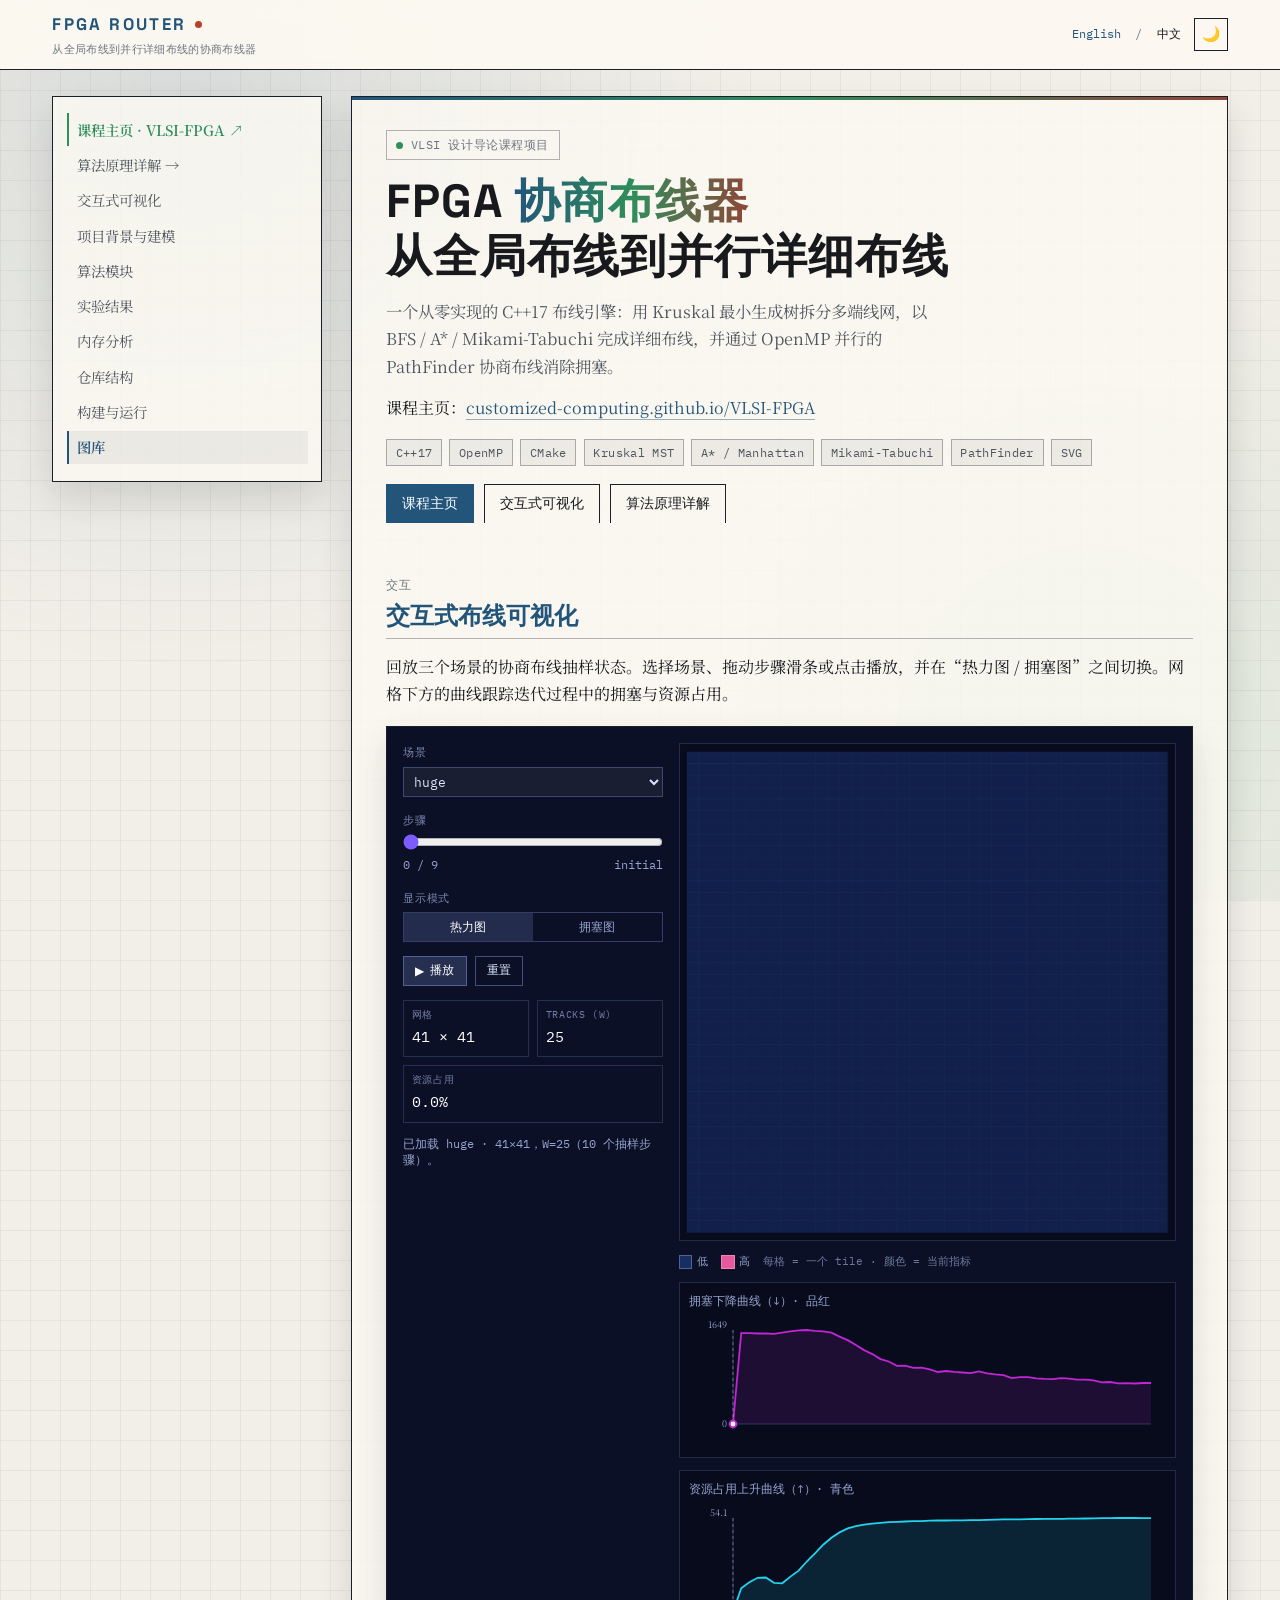
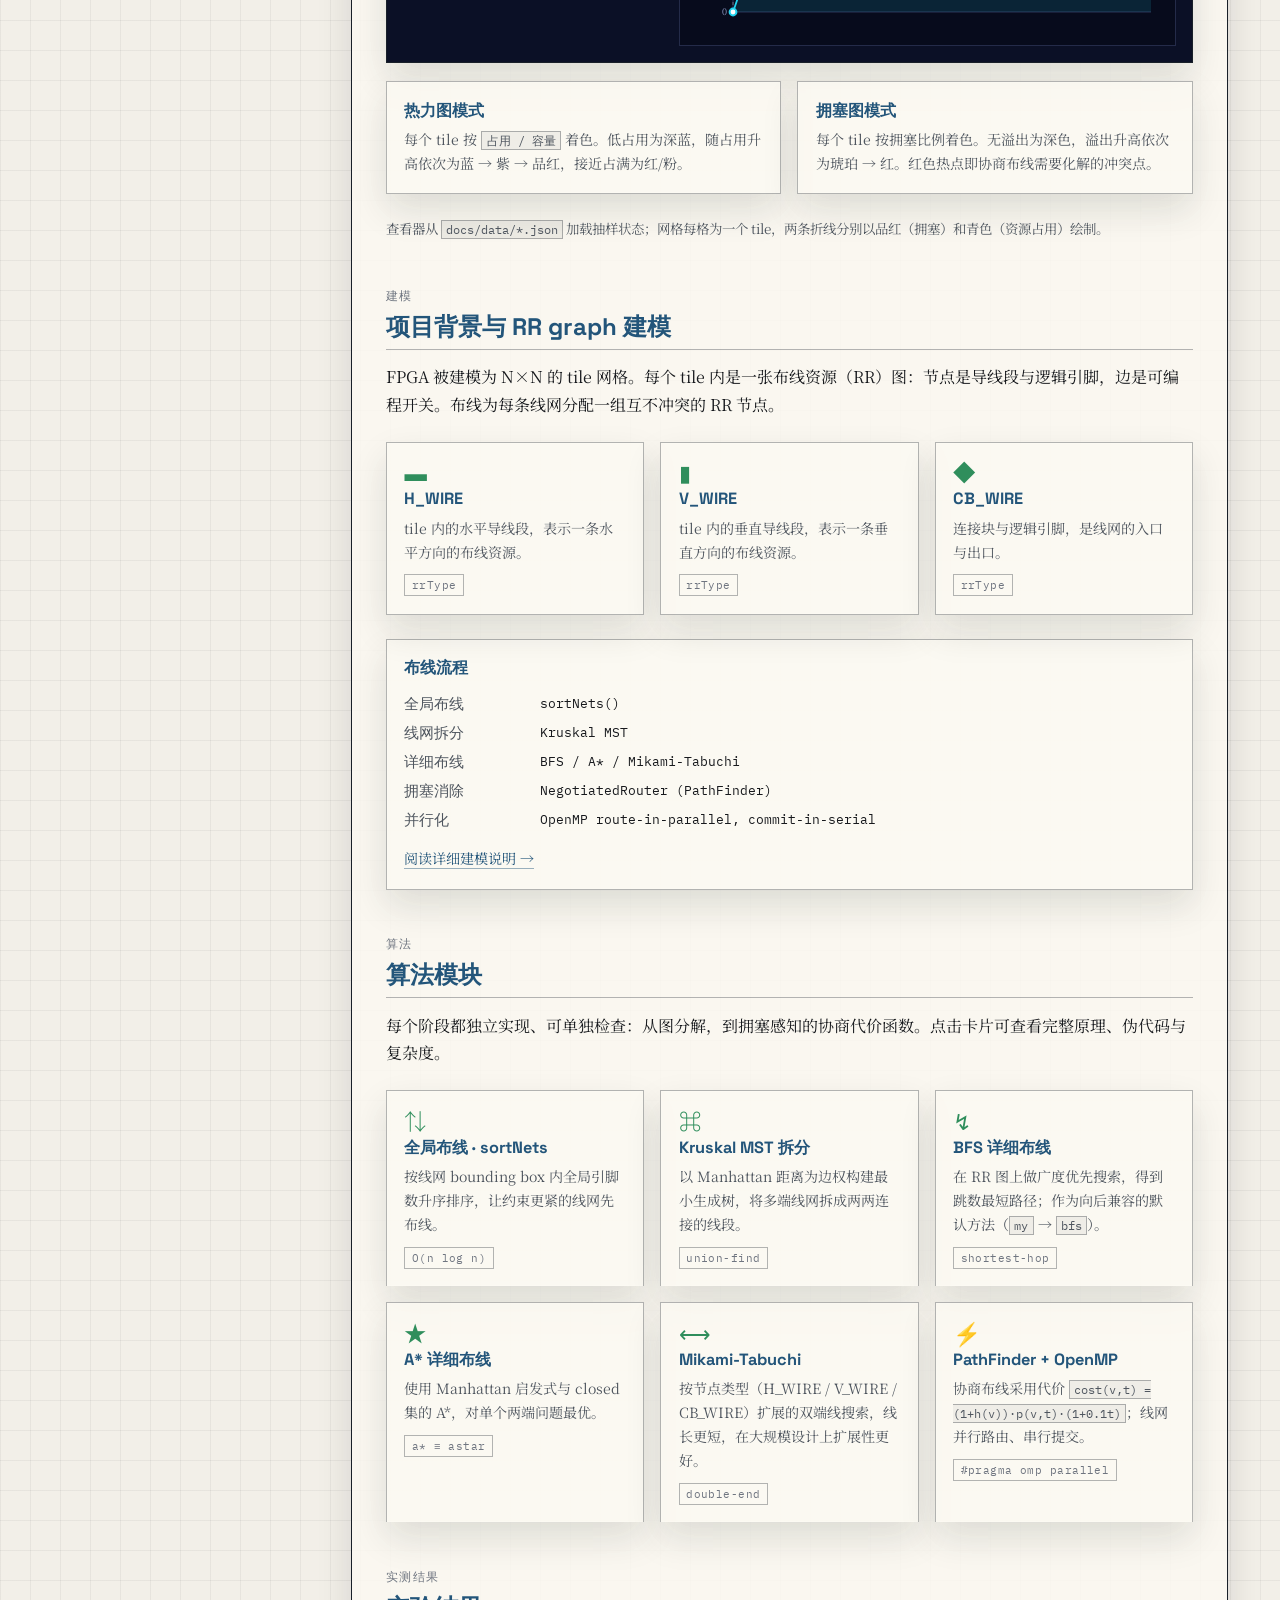
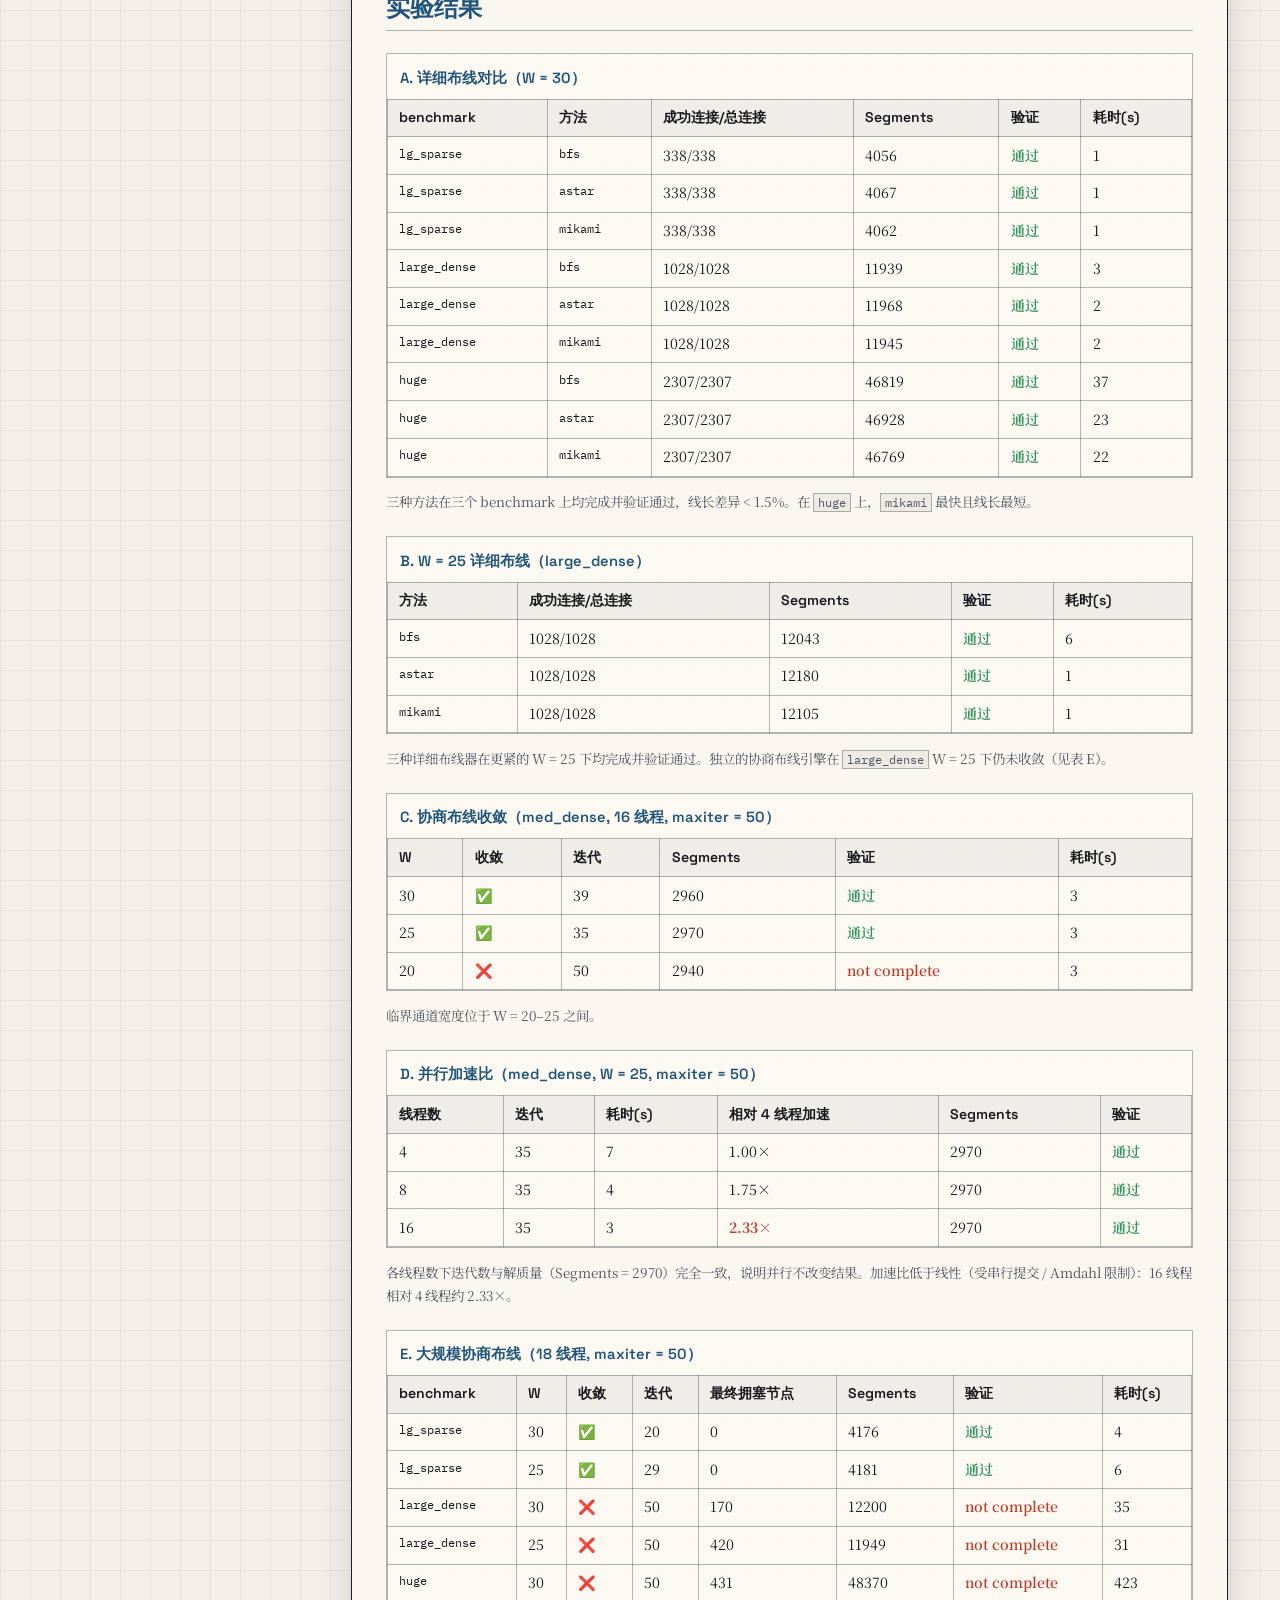
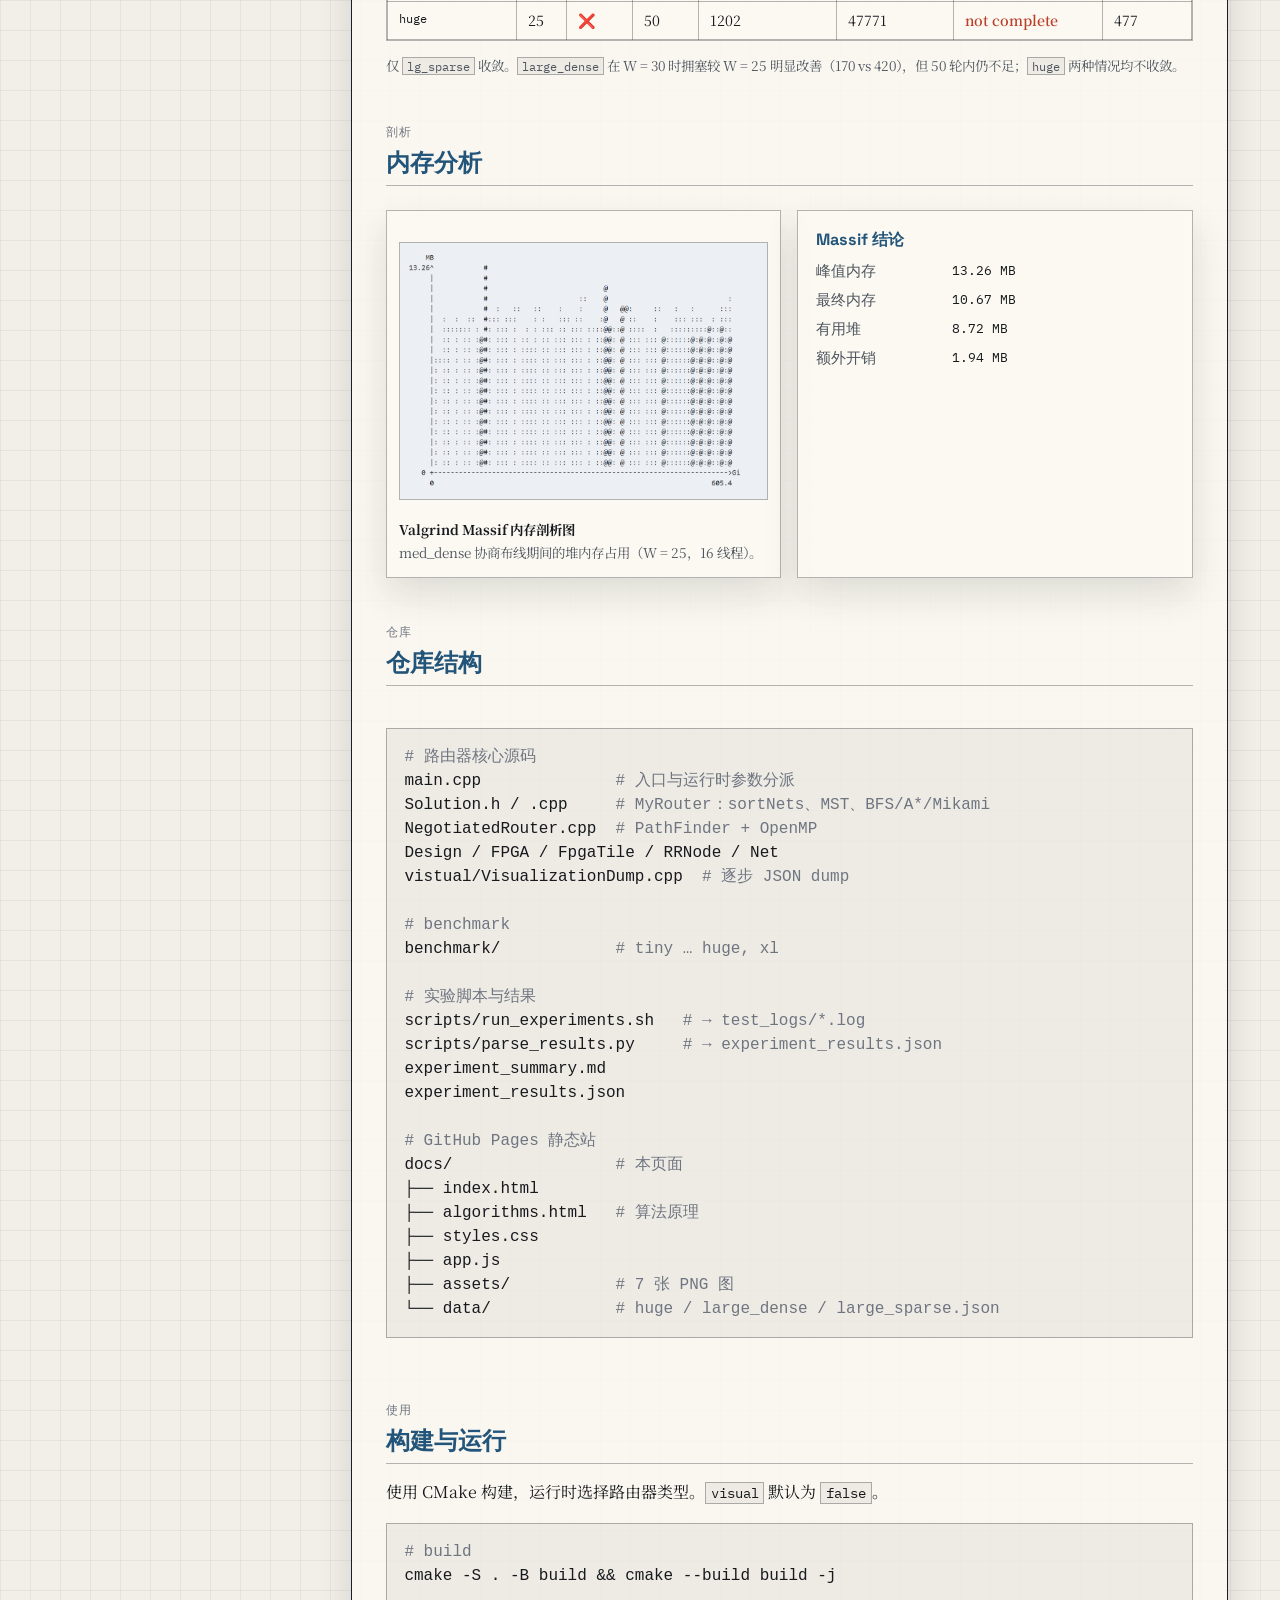
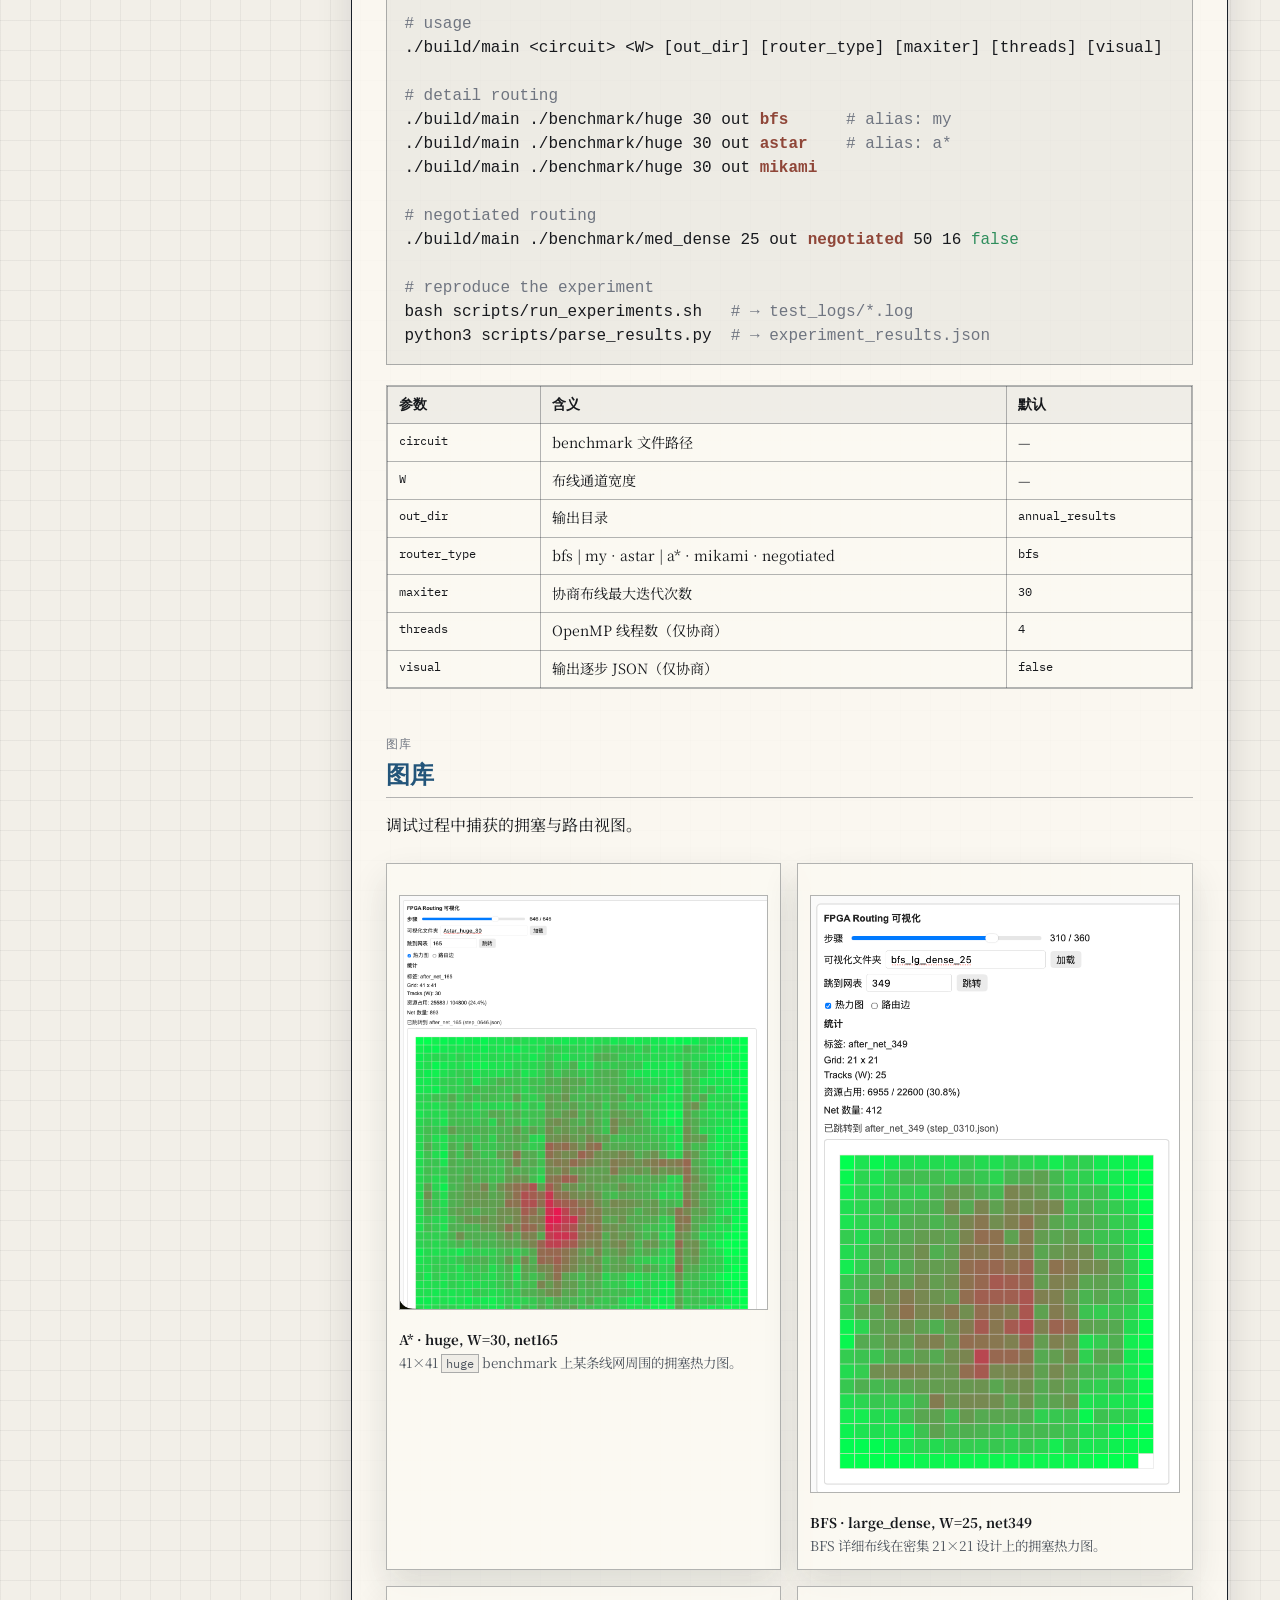
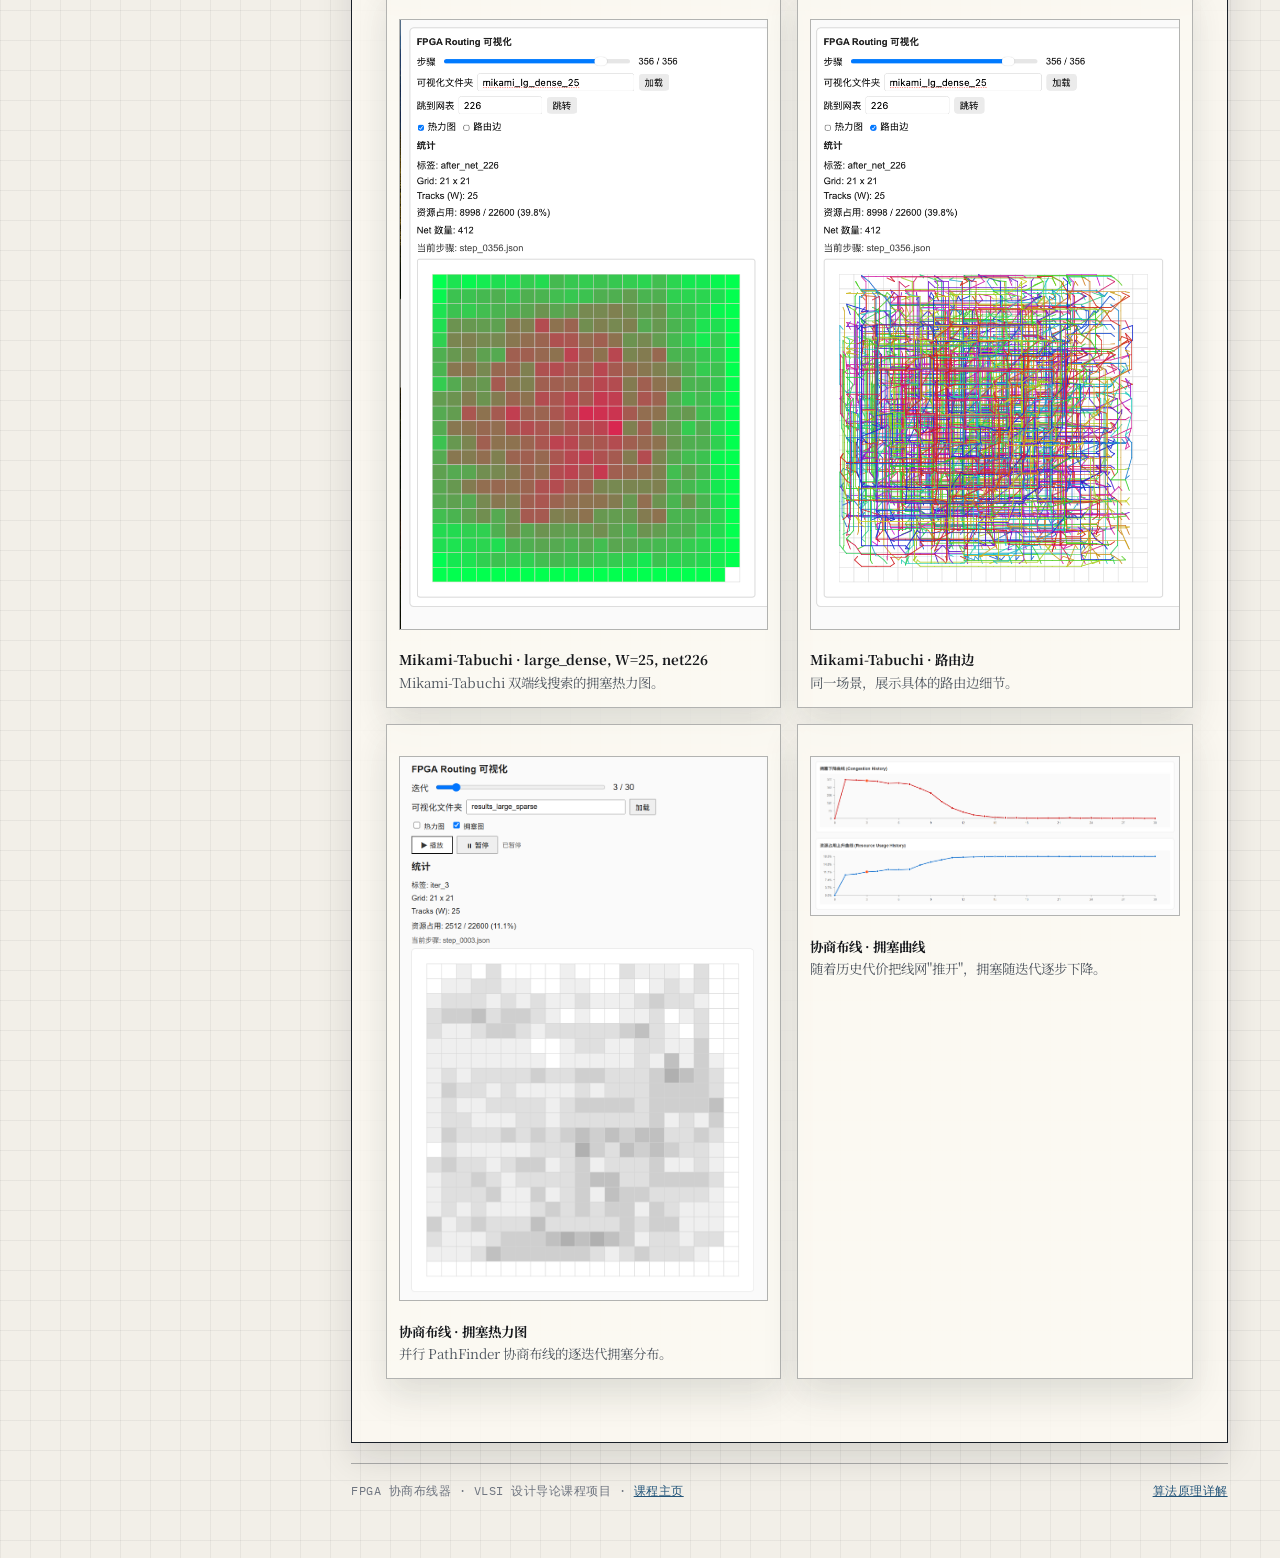
<file: docs/index.html>
<!doctype html>
<html lang="zh" data-lang="zh">
<head>
<meta charset="utf-8" />
<meta name="viewport" content="width=device-width, initial-scale=1" />
<title>FPGA 协商布线器 · FPGA Negotiated Router</title>
<meta name="description" content="From-scratch FPGA routing engine: BFS / A* / Mikami-Tabuchi detail routing + parallel PathFinder negotiated routing." />
<link rel="stylesheet" href="styles.css" />
<script>
  (function () {
    try {
      var t = localStorage.getItem('fpga-router-theme');
      if (t !== 'dark' && t !== 'light') {
        t = (window.matchMedia && window.matchMedia('(prefers-color-scheme: dark)').matches) ? 'dark' : 'light';
      }
      document.documentElement.setAttribute('data-theme', t);
      var l = localStorage.getItem('fpga-router-lang');
      if (l === 'en' || l === 'zh') document.documentElement.setAttribute('data-lang', l);
    } catch (e) {}
  })();
</script>
</head>
<body data-title-en="FPGA Negotiated Router · BFS / A* / Mikami + PathFinder" data-title-zh="FPGA 协商布线器 · BFS / A* / Mikami + PathFinder">

<!-- ===================== HEADER ===================== -->
<header class="site-header">
  <div class="header-inner">
    <a class="brand" href="index.html">
      <span class="brand-name">FPGA Router</span>
      <span class="brand-tag">
        <span class="lang-en">Negotiated routing from global to parallel detailed routing</span>
        <span class="lang-zh">从全局布线到并行详细布线的协商布线器</span>
      </span>
    </a>
    <div class="header-actions">
      <nav class="lang-switch" aria-label="Language">
        <button type="button" data-lang-btn="en">English</button>
        <span class="lang-sep">/</span>
        <button type="button" data-lang-btn="zh">中文</button>
      </nav>
      <button id="themeToggle" class="theme-toggle" type="button" aria-label="Toggle theme" title="Toggle theme"><span id="themeIcon">🌙</span></button>
    </div>
  </div>
</header>

<div class="layout">
  <!-- ---------- Sidebar TOC ---------- -->
  <details class="toc" open>
    <summary class="toc-summary"><span class="lang-en">Contents</span><span class="lang-zh">目录</span></summary>
    <nav class="sidebar" aria-label="Table of contents">
      <ul class="nav">
        <li class="nav-feature"><a href="https://customized-computing.github.io/VLSI-FPGA/#/" target="_blank" rel="noopener"><span class="lang-en">Course site · VLSI-FPGA ↗</span><span class="lang-zh">课程主页 · VLSI-FPGA ↗</span></a></li>
        <li><a href="algorithms.html"><span class="lang-en">Algorithm principles →</span><span class="lang-zh">算法原理详解 →</span></a></li>
        <li><a href="#visualization"><span class="lang-en">Interactive visualization</span><span class="lang-zh">交互式可视化</span></a></li>
        <li><a href="#background"><span class="lang-en">Background &amp; modeling</span><span class="lang-zh">项目背景与建模</span></a></li>
        <li><a href="#algorithms"><span class="lang-en">Algorithm modules</span><span class="lang-zh">算法模块</span></a></li>
        <li><a href="#results"><span class="lang-en">Results</span><span class="lang-zh">实验结果</span></a></li>
        <li><a href="#memory"><span class="lang-en">Memory analysis</span><span class="lang-zh">内存分析</span></a></li>
        <li><a href="#structure"><span class="lang-en">Repository structure</span><span class="lang-zh">仓库结构</span></a></li>
        <li><a href="#build"><span class="lang-en">Build &amp; run</span><span class="lang-zh">构建与运行</span></a></li>
        <li><a href="#figures"><span class="lang-en">Figure gallery</span><span class="lang-zh">图库</span></a></li>
      </ul>
    </nav>
  </details>

  <!-- ---------- Content ---------- -->
  <main class="content">
    <article class="markdown-body">

      <!-- ---------- HERO ---------- -->
      <section class="hero" id="top">
        <span class="badge">
          <span class="dot"></span>
          <span class="lang-en">VLSI Design course project</span>
          <span class="lang-zh">VLSI 设计导论课程项目</span>
        </span>
        <h1>
          <span class="lang-en">FPGA <span class="grad">Negotiated Router</span><br />from global to parallel detailed routing</span>
          <span class="lang-zh">FPGA <span class="grad">协商布线器</span><br />从全局布线到并行详细布线</span>
        </h1>
        <p class="lead">
          <span class="lang-en">A from-scratch C++17 routing engine that decomposes multi-terminal nets with Kruskal MST, routes them with BFS / A* / Mikami-Tabuchi, and removes congestion with a parallel PathFinder negotiated router driven by OpenMP.</span>
          <span class="lang-zh">一个从零实现的 C++17 布线引擎：用 Kruskal 最小生成树拆分多端线网，以 BFS / A* / Mikami-Tabuchi 完成详细布线，并通过 OpenMP 并行的 PathFinder 协商布线消除拥塞。</span>
        </p>
        <p>
          <span class="lang-en">Course site: <a href="https://customized-computing.github.io/VLSI-FPGA/#/" target="_blank" rel="noopener">customized-computing.github.io/VLSI-FPGA</a></span>
          <span class="lang-zh">课程主页：<a href="https://customized-computing.github.io/VLSI-FPGA/#/" target="_blank" rel="noopener">customized-computing.github.io/VLSI-FPGA</a></span>
        </p>
        <div class="stack">
          <span class="chip">C++17</span>
          <span class="chip">OpenMP</span>
          <span class="chip">CMake</span>
          <span class="chip">Kruskal MST</span>
          <span class="chip">A* / Manhattan</span>
          <span class="chip">Mikami-Tabuchi</span>
          <span class="chip">PathFinder</span>
          <span class="chip">SVG</span>
        </div>
        <div class="cta">
          <a class="btn btn-primary" href="https://customized-computing.github.io/VLSI-FPGA/#/" target="_blank" rel="noopener">
            <span class="lang-en">Course site</span>
            <span class="lang-zh">课程主页</span>
          </a>
          <a class="btn" href="#visualization">
            <span class="lang-en">Interactive visualization</span>
            <span class="lang-zh">交互式可视化</span>
          </a>
          <a class="btn" href="algorithms.html">
            <span class="lang-en">Algorithm principles</span>
            <span class="lang-zh">算法原理详解</span>
          </a>
        </div>
      </section>

      <!-- ---------- VISUALIZATION (prominent) ---------- -->
      <section id="visualization">
        <div class="section-head">
          <span class="eyebrow"><span class="lang-en">Interactive</span><span class="lang-zh">交互</span></span>
          <h2><span class="lang-en">Interactive routing visualization</span><span class="lang-zh">交互式布线可视化</span></h2>
          <p>
            <span class="lang-en">Replay sampled negotiated-routing states for three scenarios. Pick a scenario, drag the step slider or press play, and switch between the occupancy heatmap and the congestion map. The curves below the grid track congestion and resource usage over the iterations.</span>
            <span class="lang-zh">回放三个场景的协商布线抽样状态。选择场景、拖动步骤滑条或点击播放，并在“热力图 / 拥塞图”之间切换。网格下方的曲线跟踪迭代过程中的拥塞与资源占用。</span>
          </p>
        </div>

        <div class="viz-shell">
          <div class="viz-panel">
            <div class="field">
              <label class="field-label" for="scenarioSelect"><span class="lang-en">Scenario</span><span class="lang-zh">场景</span></label>
              <select id="scenarioSelect">
                <option value="huge">huge</option>
                <option value="large_dense">large_dense</option>
                <option value="large_sparse">large_sparse</option>
              </select>
            </div>

            <div class="field">
              <label class="field-label" for="stepRange"><span class="lang-en">Step</span><span class="lang-zh">步骤</span></label>
              <input id="stepRange" type="range" min="0" max="0" value="0" />
              <div class="step-meta">
                <span id="stepText">0 / 0</span>
                <span id="stepLabel">—</span>
              </div>
            </div>

            <div class="field">
              <label class="field-label"><span class="lang-en">Display</span><span class="lang-zh">显示模式</span></label>
              <div class="seg-toggle" id="modeToggle">
                <button type="button" data-mode="heat" class="active"><span class="lang-en">Heatmap</span><span class="lang-zh">热力图</span></button>
                <button type="button" data-mode="congestion"><span class="lang-en">Congestion</span><span class="lang-zh">拥塞图</span></button>
              </div>
            </div>

            <div class="field viz-buttons">
              <button type="button" id="playBtn" class="btn btn-primary">
                <span id="playIcon">▶</span>
                <span id="playLabel"><span class="lang-en">Play</span><span class="lang-zh">播放</span></span>
              </button>
              <button type="button" id="resetBtn" class="btn">
                <span class="lang-en">Reset</span><span class="lang-zh">重置</span>
              </button>
            </div>

            <div class="viz-stats">
              <div class="stat-box"><div class="k"><span class="lang-en">Grid</span><span class="lang-zh">网格</span></div><div class="v" id="statGrid">—</div></div>
              <div class="stat-box"><div class="k">Tracks (W)</div><div class="v" id="statTracks">—</div></div>
              <div class="stat-box wide"><div class="k"><span class="lang-en">Resource usage</span><span class="lang-zh">资源占用</span></div><div class="v" id="statUsage">—</div></div>
            </div>

            <div class="viz-status" id="vizStatus"></div>
          </div>

          <div class="viz-main">
            <div class="viz-canvas-wrap">
              <svg id="gridSvg" viewBox="0 0 100 100" preserveAspectRatio="xMidYMid meet" role="img" aria-label="Routing grid"></svg>
            </div>
            <div class="legend">
              <span><span class="swatch" id="legendLow"></span><span class="lang-en">low</span><span class="lang-zh">低</span></span>
              <span><span class="swatch" id="legendHigh"></span><span class="lang-en">high</span><span class="lang-zh">高</span></span>
              <span class="muted lang-en">Cell = tile · color = selected metric</span>
              <span class="muted lang-zh">每格 = 一个 tile · 颜色 = 当前指标</span>
            </div>

            <div class="chart-card">
              <div class="chart-title"><span class="lang-en">Congestion history (↓) · magenta</span><span class="lang-zh">拥塞下降曲线（↓）· 品红</span></div>
              <svg id="congestionChart" viewBox="0 0 600 130" preserveAspectRatio="none"></svg>
            </div>
            <div class="chart-card">
              <div class="chart-title"><span class="lang-en">Resource usage history (↑) · cyan</span><span class="lang-zh">资源占用上升曲线（↑）· 青色</span></div>
              <svg id="usageChart" viewBox="0 0 600 130" preserveAspectRatio="none"></svg>
            </div>
          </div>
        </div>

        <div class="grid grid-2" style="margin-top:18px">
          <div class="card">
            <h3><span class="lang-en">Heatmap mode</span><span class="lang-zh">热力图模式</span></h3>
            <p class="lang-en">Each tile is colored by <code>occupancy / capacity</code>. Low usage → deep blue; rising usage → blue → purple → magenta; near-full tiles → red/pink.</p>
            <p class="lang-zh">每个 tile 按 <code>占用 / 容量</code> 着色。低占用为深蓝，随占用升高依次为蓝 → 紫 → 品红，接近占满为红/粉。</p>
          </div>
          <div class="card">
            <h3><span class="lang-en">Congestion mode</span><span class="lang-zh">拥塞图模式</span></h3>
            <p class="lang-en">Each tile is colored by its congestion ratio. No overflow → dark; increasing overflow → amber → red. Red hotspots are the conflict points negotiation must resolve.</p>
            <p class="lang-zh">每个 tile 按拥塞比例着色。无溢出为深色，溢出升高依次为琥珀 → 红。红色热点即协商布线需要化解的冲突点。</p>
          </div>
        </div>
        <p class="table-note">
          <span class="lang-en">The viewer loads sampled states from <code>docs/data/*.json</code>; the grid cell is one tile and the two line charts are colored magenta (congestion) and cyan (resource usage).</span>
          <span class="lang-zh">查看器从 <code>docs/data/*.json</code> 加载抽样状态；网格每格为一个 tile，两条折线分别以品红（拥塞）和青色（资源占用）绘制。</span>
        </p>
      </section>

      <!-- ---------- BACKGROUND ---------- -->
      <section id="background">
        <div class="section-head">
          <span class="eyebrow"><span class="lang-en">Modeling</span><span class="lang-zh">建模</span></span>
          <h2><span class="lang-en">Background &amp; RR-graph modeling</span><span class="lang-zh">项目背景与 RR graph 建模</span></h2>
          <p>
            <span class="lang-en">The FPGA is modeled as an N×N tile grid. Each tile hosts a routing-resource (RR) graph whose nodes are wire segments and logic pins, and whose edges are programmable switches. Routing assigns every net to a set of non-conflicting RR nodes.</span>
            <span class="lang-zh">FPGA 被建模为 N×N 的 tile 网格。每个 tile 内是一张布线资源（RR）图：节点是导线段与逻辑引脚，边是可编程开关。布线为每条线网分配一组互不冲突的 RR 节点。</span>
          </p>
        </div>

        <div class="grid grid-3">
          <div class="card">
            <div class="icon">▬</div>
            <h3>H_WIRE</h3>
            <p class="lang-en">Horizontal wire segment inside a tile — a horizontal routing resource.</p>
            <p class="lang-zh">tile 内的水平导线段，表示一条水平方向的布线资源。</p>
            <span class="tag">rrType</span>
          </div>
          <div class="card">
            <div class="icon">▮</div>
            <h3>V_WIRE</h3>
            <p class="lang-en">Vertical wire segment inside a tile — a vertical routing resource.</p>
            <p class="lang-zh">tile 内的垂直导线段，表示一条垂直方向的布线资源。</p>
            <span class="tag">rrType</span>
          </div>
          <div class="card">
            <div class="icon">◆</div>
            <h3>CB_WIRE</h3>
            <p class="lang-en">Connection-block / logic pin — the entry and exit point of a net.</p>
            <p class="lang-zh">连接块与逻辑引脚，是线网的入口与出口。</p>
            <span class="tag">rrType</span>
          </div>
        </div>

        <div class="card" style="margin-top:18px">
          <h3><span class="lang-en">Routing flow</span><span class="lang-zh">布线流程</span></h3>
          <dl class="kv">
            <dt><span class="lang-en">Global routing</span><span class="lang-zh">全局布线</span></dt>
            <dd>sortNets()</dd>
            <dt><span class="lang-en">Net decomposition</span><span class="lang-zh">线网拆分</span></dt>
            <dd>Kruskal MST</dd>
            <dt><span class="lang-en">Detailed routing</span><span class="lang-zh">详细布线</span></dt>
            <dd>BFS / A* / Mikami-Tabuchi</dd>
            <dt><span class="lang-en">Congestion removal</span><span class="lang-zh">拥塞消除</span></dt>
            <dd>NegotiatedRouter (PathFinder)</dd>
            <dt><span class="lang-en">Parallelism</span><span class="lang-zh">并行化</span></dt>
            <dd>OpenMP route-in-parallel, commit-in-serial</dd>
          </dl>
          <p style="margin-top:14px">
            <a href="algorithms.html#model"><span class="lang-en">Read the detailed modeling notes →</span><span class="lang-zh">阅读详细建模说明 →</span></a>
          </p>
        </div>
      </section>

      <!-- ---------- ALGORITHMS ---------- -->
      <section id="algorithms">
        <div class="section-head">
          <span class="eyebrow"><span class="lang-en">Algorithms</span><span class="lang-zh">算法</span></span>
          <h2><span class="lang-en">Algorithm building blocks</span><span class="lang-zh">算法模块</span></h2>
          <p>
            <span class="lang-en">Each stage is implemented independently and can be inspected in isolation, from graph decomposition to the congestion-aware negotiated cost function. Follow each card for the full principle, pseudocode and complexity.</span>
            <span class="lang-zh">每个阶段都独立实现、可单独检查：从图分解，到拥塞感知的协商代价函数。点击卡片可查看完整原理、伪代码与复杂度。</span>
          </p>
        </div>

        <div class="grid grid-3">
          <a class="card card-link" href="algorithms.html#sortnets">
            <div class="icon">⇅</div>
            <h3><span class="lang-en">Global routing · sortNets</span><span class="lang-zh">全局布线 · sortNets</span></h3>
            <p class="lang-en">Sort nets in ascending order by the number of global pins inside their bounding box, so that tightly-bounded nets are routed first.</p>
            <p class="lang-zh">按线网 bounding box 内全局引脚数升序排序，让约束更紧的线网先布线。</p>
            <span class="tag">O(n log n)</span>
          </a>
          <a class="card card-link" href="algorithms.html#mst">
            <div class="icon">⌘</div>
            <h3><span class="lang-en">Kruskal MST decomposition</span><span class="lang-zh">Kruskal MST 拆分</span></h3>
            <p class="lang-en">Decompose each multi-terminal net into two-terminal segments by building a minimum spanning tree with Manhattan-distance edge weights.</p>
            <p class="lang-zh">以 Manhattan 距离为边权构建最小生成树，将多端线网拆成两两连接的线段。</p>
            <span class="tag">union-find</span>
          </a>
          <a class="card card-link" href="algorithms.html#bfs">
            <div class="icon">↯</div>
            <h3><span class="lang-en">BFS detail routing</span><span class="lang-zh">BFS 详细布线</span></h3>
            <p class="lang-en">Breadth-first search on the RR graph finds a shortest-hop path, used as the backward-compatible default (<code>my</code> → <code>bfs</code>).</p>
            <p class="lang-zh">在 RR 图上做广度优先搜索，得到跳数最短路径；作为向后兼容的默认方法（<code>my</code> → <code>bfs</code>）。</p>
            <span class="tag">shortest-hop</span>
          </a>
          <a class="card card-link" href="algorithms.html#astar">
            <div class="icon">★</div>
            <h3><span class="lang-en">A* detail routing</span><span class="lang-zh">A* 详细布线</span></h3>
            <p class="lang-en">A* search guided by a Manhattan-distance heuristic with a closed set; optimal for each two-terminal pair.</p>
            <p class="lang-zh">使用 Manhattan 启发式与 closed 集的 A*，对单个两端问题最优。</p>
            <span class="tag">a* ≡ astar</span>
          </a>
          <a class="card card-link" href="algorithms.html#mikami">
            <div class="icon">⟷</div>
            <h3><span class="lang-en">Mikami-Tabuchi</span><span class="lang-zh">Mikami-Tabuchi</span></h3>
            <p class="lang-en">A double-end line-search that expands by node type (H_WIRE / V_WIRE / CB_WIRE), giving short wires and strong scaling on large designs.</p>
            <p class="lang-zh">按节点类型（H_WIRE / V_WIRE / CB_WIRE）扩展的双端线搜索，线长更短，在大规模设计上扩展性更好。</p>
            <span class="tag">double-end</span>
          </a>
          <a class="card card-link" href="algorithms.html#pathfinder">
            <div class="icon">⚡</div>
            <h3><span class="lang-en">PathFinder + OpenMP</span><span class="lang-zh">PathFinder + OpenMP</span></h3>
            <p class="lang-en">Negotiated routing with cost <code>cost(v,t) = (1+h(v))·p(v,t)·(1+0.1t)</code>. Nets are routed in parallel and committed serially.</p>
            <p class="lang-zh">协商布线采用代价 <code>cost(v,t) = (1+h(v))·p(v,t)·(1+0.1t)</code>；线网并行路由、串行提交。</p>
            <span class="tag">#pragma omp parallel</span>
          </a>
        </div>
      </section>

      <!-- ---------- RESULTS ---------- -->
      <section id="results">
        <div class="section-head">
          <span class="eyebrow"><span class="lang-en">Measured results</span><span class="lang-zh">实测结果</span></span>
          <h2><span class="lang-en">Experiment results</span><span class="lang-zh">实验结果</span></h2>
        </div>

        <!-- A -->
        <div class="table-block">
          <div class="table-wrap">
            <table>
              <caption><span class="lang-en">A. Detail-routing comparison (W = 30)</span><span class="lang-zh">A. 详细布线对比（W = 30）</span></caption>
              <thead>
                <tr>
                  <th>benchmark</th>
                  <th><span class="lang-en">method</span><span class="lang-zh">方法</span></th>
                  <th><span class="lang-en">connected / total</span><span class="lang-zh">成功连接/总连接</span></th>
                  <th>Segments</th>
                  <th><span class="lang-en">verify</span><span class="lang-zh">验证</span></th>
                  <th><span class="lang-en">time (s)</span><span class="lang-zh">耗时(s)</span></th>
                </tr>
              </thead>
              <tbody>
                <tr><td class="mono">lg_sparse</td><td class="mono">bfs</td><td>338/338</td><td>4056</td><td class="pass"><span class="lang-en">passed</span><span class="lang-zh">通过</span></td><td>1</td></tr>
                <tr><td class="mono">lg_sparse</td><td class="mono">astar</td><td>338/338</td><td>4067</td><td class="pass"><span class="lang-en">passed</span><span class="lang-zh">通过</span></td><td>1</td></tr>
                <tr><td class="mono">lg_sparse</td><td class="mono">mikami</td><td>338/338</td><td>4062</td><td class="pass"><span class="lang-en">passed</span><span class="lang-zh">通过</span></td><td>1</td></tr>
                <tr><td class="mono">large_dense</td><td class="mono">bfs</td><td>1028/1028</td><td>11939</td><td class="pass"><span class="lang-en">passed</span><span class="lang-zh">通过</span></td><td>3</td></tr>
                <tr><td class="mono">large_dense</td><td class="mono">astar</td><td>1028/1028</td><td>11968</td><td class="pass"><span class="lang-en">passed</span><span class="lang-zh">通过</span></td><td>2</td></tr>
                <tr><td class="mono">large_dense</td><td class="mono">mikami</td><td>1028/1028</td><td>11945</td><td class="pass"><span class="lang-en">passed</span><span class="lang-zh">通过</span></td><td>2</td></tr>
                <tr><td class="mono">huge</td><td class="mono">bfs</td><td>2307/2307</td><td>46819</td><td class="pass"><span class="lang-en">passed</span><span class="lang-zh">通过</span></td><td>37</td></tr>
                <tr><td class="mono">huge</td><td class="mono">astar</td><td>2307/2307</td><td>46928</td><td class="pass"><span class="lang-en">passed</span><span class="lang-zh">通过</span></td><td>23</td></tr>
                <tr><td class="mono">huge</td><td class="mono">mikami</td><td>2307/2307</td><td>46769</td><td class="pass"><span class="lang-en">passed</span><span class="lang-zh">通过</span></td><td>22</td></tr>
              </tbody>
            </table>
          </div>
          <p class="table-note">
            <span class="lang-en">All three methods complete and verify on the three benchmarks, with wire-length differences &lt; 1.5%. On <code>huge</code>, <code>mikami</code> is the fastest and yields the shortest wire length.</span>
            <span class="lang-zh">三种方法在三个 benchmark 上均完成并验证通过，线长差异 &lt; 1.5%。在 <code>huge</code> 上，<code>mikami</code> 最快且线长最短。</span>
          </p>
        </div>

        <!-- B -->
        <div class="table-block">
          <div class="table-wrap">
            <table>
              <caption><span class="lang-en">B. Detail routing at W = 25 (large_dense)</span><span class="lang-zh">B. W = 25 详细布线（large_dense）</span></caption>
              <thead>
                <tr>
                  <th><span class="lang-en">method</span><span class="lang-zh">方法</span></th>
                  <th><span class="lang-en">connected / total</span><span class="lang-zh">成功连接/总连接</span></th>
                  <th>Segments</th>
                  <th><span class="lang-en">verify</span><span class="lang-zh">验证</span></th>
                  <th><span class="lang-en">time (s)</span><span class="lang-zh">耗时(s)</span></th>
                </tr>
              </thead>
              <tbody>
                <tr><td class="mono">bfs</td><td>1028/1028</td><td>12043</td><td class="pass"><span class="lang-en">passed</span><span class="lang-zh">通过</span></td><td>6</td></tr>
                <tr><td class="mono">astar</td><td>1028/1028</td><td>12180</td><td class="pass"><span class="lang-en">passed</span><span class="lang-zh">通过</span></td><td>1</td></tr>
                <tr><td class="mono">mikami</td><td>1028/1028</td><td>12105</td><td class="pass"><span class="lang-en">passed</span><span class="lang-zh">通过</span></td><td>1</td></tr>
              </tbody>
            </table>
          </div>
          <p class="table-note">
            <span class="lang-en">All three detail routers complete and verify at the tighter W = 25. The separate negotiated engine still does not converge on <code>large_dense</code> at W = 25 (table E).</span>
            <span class="lang-zh">三种详细布线器在更紧的 W = 25 下均完成并验证通过。独立的协商布线引擎在 <code>large_dense</code> W = 25 下仍未收敛（见表 E）。</span>
          </p>
        </div>

        <!-- C -->
        <div class="table-block">
          <div class="table-wrap">
            <table>
              <caption><span class="lang-en">C. Negotiated-routing convergence (med_dense, 16 threads, maxiter = 50)</span><span class="lang-zh">C. 协商布线收敛（med_dense, 16 线程, maxiter = 50）</span></caption>
              <thead>
                <tr>
                  <th>W</th>
                  <th><span class="lang-en">converged</span><span class="lang-zh">收敛</span></th>
                  <th><span class="lang-en">iterations</span><span class="lang-zh">迭代</span></th>
                  <th>Segments</th>
                  <th><span class="lang-en">verify</span><span class="lang-zh">验证</span></th>
                  <th><span class="lang-en">time (s)</span><span class="lang-zh">耗时(s)</span></th>
                </tr>
              </thead>
              <tbody>
                <tr><td>30</td><td class="pass">✅</td><td>39</td><td>2960</td><td class="pass"><span class="lang-en">passed</span><span class="lang-zh">通过</span></td><td>3</td></tr>
                <tr><td>25</td><td class="pass">✅</td><td>35</td><td>2970</td><td class="pass"><span class="lang-en">passed</span><span class="lang-zh">通过</span></td><td>3</td></tr>
                <tr><td>20</td><td class="fail">❌</td><td>50</td><td>2940</td><td class="fail">not complete</td><td>3</td></tr>
              </tbody>
            </table>
          </div>
          <p class="table-note">
            <span class="lang-en">The critical channel width lies between W = 20 and W = 25.</span>
            <span class="lang-zh">临界通道宽度位于 W = 20–25 之间。</span>
          </p>
        </div>

        <!-- D -->
        <div class="table-block">
          <div class="table-wrap">
            <table>
              <caption><span class="lang-en">D. Parallel speedup (med_dense, W = 25, maxiter = 50)</span><span class="lang-zh">D. 并行加速比（med_dense, W = 25, maxiter = 50）</span></caption>
              <thead>
                <tr>
                  <th><span class="lang-en">threads</span><span class="lang-zh">线程数</span></th>
                  <th><span class="lang-en">iterations</span><span class="lang-zh">迭代</span></th>
                  <th><span class="lang-en">time (s)</span><span class="lang-zh">耗时(s)</span></th>
                  <th><span class="lang-en">speedup vs 4t</span><span class="lang-zh">相对 4 线程加速</span></th>
                  <th>Segments</th>
                  <th><span class="lang-en">verify</span><span class="lang-zh">验证</span></th>
                </tr>
              </thead>
              <tbody>
                <tr><td>4</td><td>35</td><td>7</td><td>1.00×</td><td>2970</td><td class="pass"><span class="lang-en">passed</span><span class="lang-zh">通过</span></td></tr>
                <tr><td>8</td><td>35</td><td>4</td><td>1.75×</td><td>2970</td><td class="pass"><span class="lang-en">passed</span><span class="lang-zh">通过</span></td></tr>
                <tr><td>16</td><td>35</td><td>3</td><td class="hi">2.33×</td><td>2970</td><td class="pass"><span class="lang-en">passed</span><span class="lang-zh">通过</span></td></tr>
              </tbody>
            </table>
          </div>
          <p class="table-note">
            <span class="lang-en">Iteration count and solution quality (Segments = 2970) are identical across thread counts: parallelism does not change the result. Speedup is sub-linear (serial commit / Amdahl): 16 threads reach ~2.33× over 4 threads.</span>
            <span class="lang-zh">各线程数下迭代数与解质量（Segments = 2970）完全一致，说明并行不改变结果。加速比低于线性（受串行提交 / Amdahl 限制）：16 线程相对 4 线程约 2.33×。</span>
          </p>
        </div>

        <!-- E -->
        <div class="table-block">
          <div class="table-wrap">
            <table>
              <caption><span class="lang-en">E. Large-scale negotiated routing (18 threads, maxiter = 50)</span><span class="lang-zh">E. 大规模协商布线（18 线程, maxiter = 50）</span></caption>
              <thead>
                <tr>
                  <th>benchmark</th>
                  <th>W</th>
                  <th><span class="lang-en">converged</span><span class="lang-zh">收敛</span></th>
                  <th><span class="lang-en">iters</span><span class="lang-zh">迭代</span></th>
                  <th><span class="lang-en">final congested nodes</span><span class="lang-zh">最终拥塞节点</span></th>
                  <th>Segments</th>
                  <th><span class="lang-en">verify</span><span class="lang-zh">验证</span></th>
                  <th><span class="lang-en">time (s)</span><span class="lang-zh">耗时(s)</span></th>
                </tr>
              </thead>
              <tbody>
                <tr><td class="mono">lg_sparse</td><td>30</td><td class="pass">✅</td><td>20</td><td>0</td><td>4176</td><td class="pass"><span class="lang-en">passed</span><span class="lang-zh">通过</span></td><td>4</td></tr>
                <tr><td class="mono">lg_sparse</td><td>25</td><td class="pass">✅</td><td>29</td><td>0</td><td>4181</td><td class="pass"><span class="lang-en">passed</span><span class="lang-zh">通过</span></td><td>6</td></tr>
                <tr><td class="mono">large_dense</td><td>30</td><td class="fail">❌</td><td>50</td><td>170</td><td>12200</td><td class="fail">not complete</td><td>35</td></tr>
                <tr><td class="mono">large_dense</td><td>25</td><td class="fail">❌</td><td>50</td><td>420</td><td>11949</td><td class="fail">not complete</td><td>31</td></tr>
                <tr><td class="mono">huge</td><td>30</td><td class="fail">❌</td><td>50</td><td>431</td><td>48370</td><td class="fail">not complete</td><td>423</td></tr>
                <tr><td class="mono">huge</td><td>25</td><td class="fail">❌</td><td>50</td><td>1202</td><td>47771</td><td class="fail">not complete</td><td>477</td></tr>
              </tbody>
            </table>
          </div>
          <p class="table-note">
            <span class="lang-en">Only <code>lg_sparse</code> converges. For <code>large_dense</code>, W = 30 reduces congestion versus W = 25 (170 vs 420 nodes) but is still insufficient within 50 iterations; <code>huge</code> does not converge in either case.</span>
            <span class="lang-zh">仅 <code>lg_sparse</code> 收敛。<code>large_dense</code> 在 W = 30 时拥塞较 W = 25 明显改善（170 vs 420），但 50 轮内仍不足；<code>huge</code> 两种情况均不收敛。</span>
          </p>
        </div>
      </section>

      <!-- ---------- MEMORY ---------- -->
      <section id="memory">
        <div class="section-head">
          <span class="eyebrow"><span class="lang-en">Profiling</span><span class="lang-zh">剖析</span></span>
          <h2><span class="lang-en">Memory analysis</span><span class="lang-zh">内存分析</span></h2>
        </div>

        <div class="grid grid-2">
          <figure>
            <img src="assets/massif_memory.png" alt="Massif memory usage profile" loading="lazy" />
            <figcaption>
              <strong class="lang-en">Valgrind Massif memory profile</strong>
              <strong class="lang-zh">Valgrind Massif 内存剖析图</strong><br />
              <span class="lang-en">Heap usage during negotiated routing on med_dense (W = 25, 16 threads).</span>
              <span class="lang-zh">med_dense 协商布线期间的堆内存占用（W = 25，16 线程）。</span>
            </figcaption>
          </figure>
          <div class="card">
            <h3><span class="lang-en">Massif summary</span><span class="lang-zh">Massif 结论</span></h3>
            <dl class="kv" style="margin-top:8px">
              <dt><span class="lang-en">Peak memory</span><span class="lang-zh">峰值内存</span></dt><dd>13.26 MB</dd>
              <dt><span class="lang-en">Final memory</span><span class="lang-zh">最终内存</span></dt><dd>10.67 MB</dd>
              <dt><span class="lang-en">Useful heap</span><span class="lang-zh">有用堆</span></dt><dd>8.72 MB</dd>
              <dt><span class="lang-en">Extra overhead</span><span class="lang-zh">额外开销</span></dt><dd>1.94 MB</dd>
            </dl>
          </div>
        </div>
      </section>

      <!-- ---------- STRUCTURE ---------- -->
      <section id="structure">
        <div class="section-head">
          <span class="eyebrow"><span class="lang-en">Repository</span><span class="lang-zh">仓库</span></span>
          <h2><span class="lang-en">Repository structure</span><span class="lang-zh">仓库结构</span></h2>
        </div>
        <div class="grid grid-2">
          <pre class="lang-en"><span class="c"># core router sources</span>
main.cpp              <span class="c"># CLI entry &amp; runtime dispatch</span>
Solution.h / .cpp     <span class="c"># MyRouter: sortNets, MST, BFS/A*/Mikami</span>
NegotiatedRouter.cpp  <span class="c"># PathFinder + OpenMP</span>
Design / FPGA / FpgaTile / RRNode / Net
vistual/VisualizationDump.cpp  <span class="c"># step JSON dumper</span>

<span class="c"># benchmarks</span>
benchmark/            <span class="c"># tiny … huge, xl</span>

<span class="c"># experiments</span>
scripts/run_experiments.sh   <span class="c"># → test_logs/*.log</span>
scripts/parse_results.py     <span class="c"># → experiment_results.json</span>
experiment_summary.md
experiment_results.json

<span class="c"># GitHub Pages site</span>
docs/                 <span class="c"># this page</span>
├── index.html
├── algorithms.html   <span class="c"># algorithm principles</span>
├── styles.css
├── app.js
├── assets/           <span class="c"># 7 PNG figures</span>
└── data/             <span class="c"># huge / large_dense / large_sparse.json</span></pre>
          <pre class="lang-zh"><span class="c"># 路由器核心源码</span>
main.cpp              <span class="c"># 入口与运行时参数分派</span>
Solution.h / .cpp     <span class="c"># MyRouter：sortNets、MST、BFS/A*/Mikami</span>
NegotiatedRouter.cpp  <span class="c"># PathFinder + OpenMP</span>
Design / FPGA / FpgaTile / RRNode / Net
vistual/VisualizationDump.cpp  <span class="c"># 逐步 JSON dump</span>

<span class="c"># benchmark</span>
benchmark/            <span class="c"># tiny … huge, xl</span>

<span class="c"># 实验脚本与结果</span>
scripts/run_experiments.sh   <span class="c"># → test_logs/*.log</span>
scripts/parse_results.py     <span class="c"># → experiment_results.json</span>
experiment_summary.md
experiment_results.json

<span class="c"># GitHub Pages 静态站</span>
docs/                 <span class="c"># 本页面</span>
├── index.html
├── algorithms.html   <span class="c"># 算法原理</span>
├── styles.css
├── app.js
├── assets/           <span class="c"># 7 张 PNG 图</span>
└── data/             <span class="c"># huge / large_dense / large_sparse.json</span></pre>
        </div>
      </section>

      <!-- ---------- BUILD ---------- -->
      <section id="build">
        <div class="section-head">
          <span class="eyebrow"><span class="lang-en">Usage</span><span class="lang-zh">使用</span></span>
          <h2><span class="lang-en">Build &amp; run</span><span class="lang-zh">构建与运行</span></h2>
          <p>
            <span class="lang-en">Build with CMake, then select the router type at runtime. <code>visual</code> defaults to <code>false</code>.</span>
            <span class="lang-zh">使用 CMake 构建，运行时选择路由器类型。<code>visual</code> 默认为 <code>false</code>。</span>
          </p>
        </div>

        <pre><span class="c"># build</span>
cmake -S . -B build &amp;&amp; cmake --build build -j

<span class="c"># usage</span>
./build/main &lt;circuit&gt; &lt;W&gt; [out_dir] [router_type] [maxiter] [threads] [visual]

<span class="c"># detail routing</span>
./build/main ./benchmark/huge 30 out <span class="k">bfs</span>      <span class="c"># alias: my</span>
./build/main ./benchmark/huge 30 out <span class="k">astar</span>    <span class="c"># alias: a*</span>
./build/main ./benchmark/huge 30 out <span class="k">mikami</span>

<span class="c"># negotiated routing</span>
./build/main ./benchmark/med_dense 25 out <span class="k">negotiated</span> 50 16 <span class="s">false</span>

<span class="c"># reproduce the experiment</span>
bash scripts/run_experiments.sh   <span class="c"># → test_logs/*.log</span>
python3 scripts/parse_results.py  <span class="c"># → experiment_results.json</span></pre>

        <div class="table-wrap" style="margin-top:20px">
          <table>
            <thead>
              <tr>
                <th><span class="lang-en">argument</span><span class="lang-zh">参数</span></th>
                <th><span class="lang-en">meaning</span><span class="lang-zh">含义</span></th>
                <th><span class="lang-en">default</span><span class="lang-zh">默认</span></th>
              </tr>
            </thead>
            <tbody>
              <tr><td class="mono">circuit</td><td><span class="lang-en">benchmark file path</span><span class="lang-zh">benchmark 文件路径</span></td><td>—</td></tr>
              <tr><td class="mono">W</td><td><span class="lang-en">routing channel width</span><span class="lang-zh">布线通道宽度</span></td><td>—</td></tr>
              <tr><td class="mono">out_dir</td><td><span class="lang-en">output directory</span><span class="lang-zh">输出目录</span></td><td class="mono">annual_results</td></tr>
              <tr><td class="mono">router_type</td><td><span class="lang-en">bfs | my · astar | a* · mikami · negotiated</span><span class="lang-zh">bfs | my · astar | a* · mikami · negotiated</span></td><td class="mono">bfs</td></tr>
              <tr><td class="mono">maxiter</td><td><span class="lang-en">max negotiated iterations</span><span class="lang-zh">协商布线最大迭代次数</span></td><td class="mono">30</td></tr>
              <tr><td class="mono">threads</td><td><span class="lang-en">OpenMP threads (negotiated only)</span><span class="lang-zh">OpenMP 线程数（仅协商）</span></td><td class="mono">4</td></tr>
              <tr><td class="mono">visual</td><td><span class="lang-en">write step JSON (negotiated only)</span><span class="lang-zh">输出逐步 JSON（仅协商）</span></td><td class="mono">false</td></tr>
            </tbody>
          </table>
        </div>
      </section>

      <!-- ---------- FIGURES (last) ---------- -->
      <section id="figures">
        <div class="section-head">
          <span class="eyebrow"><span class="lang-en">Gallery</span><span class="lang-zh">图库</span></span>
          <h2><span class="lang-en">Figure gallery</span><span class="lang-zh">图库</span></h2>
          <p>
            <span class="lang-en">Congestion and routing views captured during debugging.</span>
            <span class="lang-zh">调试过程中捕获的拥塞与路由视图。</span>
          </p>
        </div>

        <div class="grid grid-2">
          <figure>
            <img src="assets/astar_huge_net165_heatmap.png" alt="A* congestion heatmap on huge W=30 net165" loading="lazy" />
            <figcaption>
              <strong class="lang-en">A* · huge, W=30, net165</strong>
              <strong class="lang-zh">A* · huge, W=30, net165</strong><br />
              <span class="lang-en">Congestion heatmap around a routed net on the 41×41 <code>huge</code> benchmark.</span>
              <span class="lang-zh">41×41 <code>huge</code> benchmark 上某条线网周围的拥塞热力图。</span>
            </figcaption>
          </figure>
          <figure>
            <img src="assets/bfs_large_dense_net349_heatmap.png" alt="BFS congestion heatmap on large_dense W=25 net349" loading="lazy" />
            <figcaption>
              <strong class="lang-en">BFS · large_dense, W=25, net349</strong>
              <strong class="lang-zh">BFS · large_dense, W=25, net349</strong><br />
              <span class="lang-en">Congestion heatmap of BFS detail routing on a dense 21×21 design.</span>
              <span class="lang-zh">BFS 详细布线在密集 21×21 设计上的拥塞热力图。</span>
            </figcaption>
          </figure>
          <figure>
            <img src="assets/mikami_large_dense_net226_heatmap.png" alt="Mikami congestion heatmap on large_dense W=25 net226" loading="lazy" />
            <figcaption>
              <strong class="lang-en">Mikami-Tabuchi · large_dense, W=25, net226</strong>
              <strong class="lang-zh">Mikami-Tabuchi · large_dense, W=25, net226</strong><br />
              <span class="lang-en">Congestion heatmap for the Mikami-Tabuchi double-end search.</span>
              <span class="lang-zh">Mikami-Tabuchi 双端线搜索的拥塞热力图。</span>
            </figcaption>
          </figure>
          <figure>
            <img src="assets/mikami_large_dense_net226_edges.png" alt="Mikami routing edges on large_dense W=25 net226" loading="lazy" />
            <figcaption>
              <strong class="lang-en">Mikami-Tabuchi · routing edges</strong>
              <strong class="lang-zh">Mikami-Tabuchi · 路由边</strong><br />
              <span class="lang-en">The same scenario, showing individual routing-edge detail.</span>
              <span class="lang-zh">同一场景，展示具体的路由边细节。</span>
            </figcaption>
          </figure>
          <figure>
            <img src="assets/negotiated_congestion_heatmap.png" alt="Negotiated routing congestion heatmap" loading="lazy" />
            <figcaption>
              <strong class="lang-en">Negotiated routing · congestion heatmap</strong>
              <strong class="lang-zh">协商布线 · 拥塞热力图</strong><br />
              <span class="lang-en">Per-iteration congestion distribution of the parallel PathFinder router.</span>
              <span class="lang-zh">并行 PathFinder 协商布线的逐迭代拥塞分布。</span>
            </figcaption>
          </figure>
          <figure>
            <img src="assets/negotiated_congestion_curve.png" alt="Negotiated routing congestion curve" loading="lazy" />
            <figcaption>
              <strong class="lang-en">Negotiated routing · congestion curve</strong>
              <strong class="lang-zh">协商布线 · 拥塞曲线</strong><br />
              <span class="lang-en">Congestion decreasing over iterations as historical cost pushes nets apart.</span>
              <span class="lang-zh">随着历史代价把线网"推开"，拥塞随迭代逐步下降。</span>
            </figcaption>
          </figure>
        </div>
      </section>

    </article>

    <!-- ---------- FOOTER ---------- -->
    <footer class="site-footer">
      <div class="footer-inner">
        <div>
          <div class="lang-en">FPGA Negotiated Router · VLSI Design course project · <a href="https://customized-computing.github.io/VLSI-FPGA/#/" target="_blank" rel="noopener">course site</a></div>
          <div class="lang-zh">FPGA 协商布线器 · VLSI 设计导论课程项目 · <a href="https://customized-computing.github.io/VLSI-FPGA/#/" target="_blank" rel="noopener">课程主页</a></div>
        </div>
        <div>
          <div class="lang-en"><a href="algorithms.html">Algorithm principles</a></div>
          <div class="lang-zh"><a href="algorithms.html">算法原理详解</a></div>
        </div>
      </div>
    </footer>
  </main>
</div>

<script src="app.js"></script>
</body>
</html>
</file>
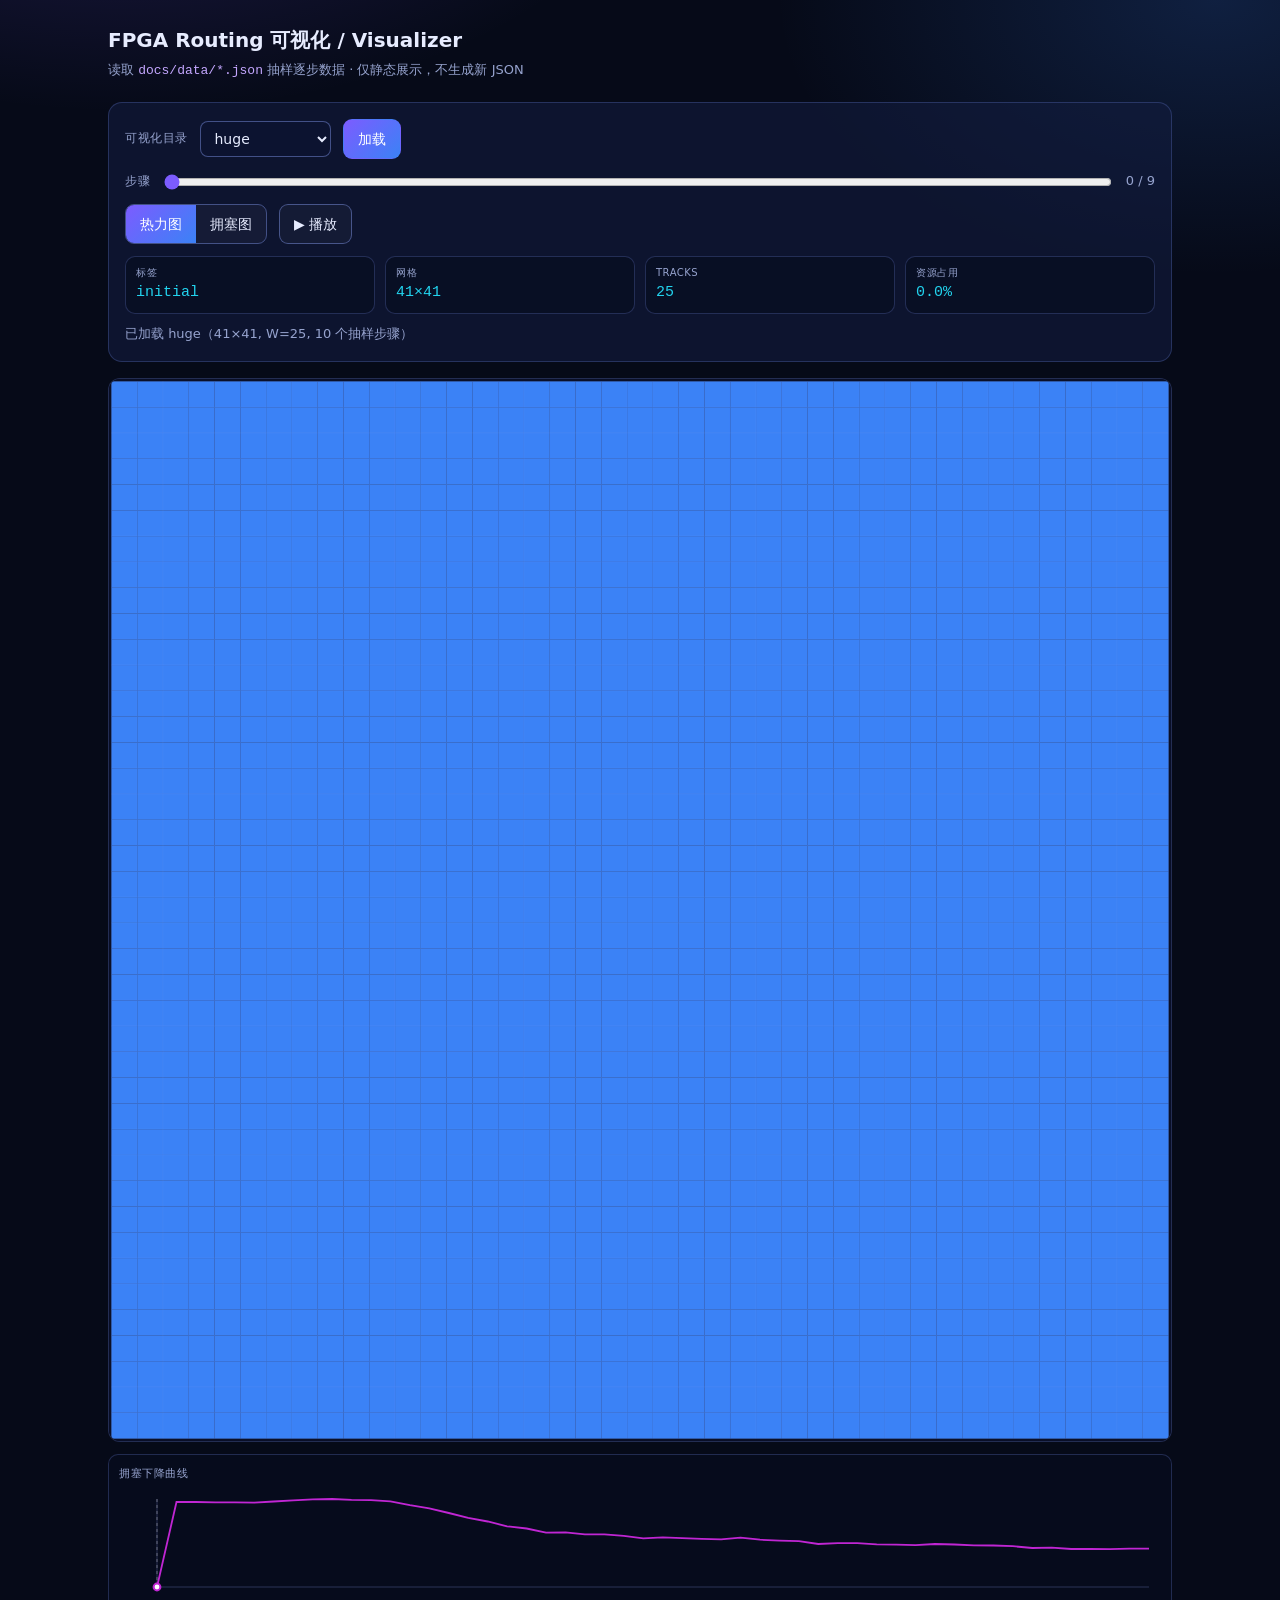
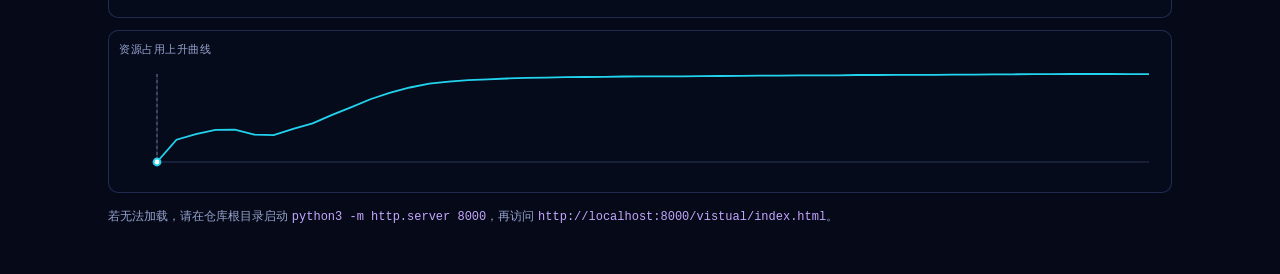
<file: vistual/index.html>
<!doctype html>
<html lang="zh-CN">
<head>
<meta charset="utf-8" />
<meta name="viewport" content="width=device-width, initial-scale=1" />
<title>FPGA Routing Visualizer</title>
<style>
  :root { --bg:#060a18; --card:#121b40; --border:rgba(116,140,235,.25); --text:#e7ecff; --muted:#96a3ce; --accent:#7c5cff; --accent2:#3b82f6; --mono:Consolas,Menlo,monospace; }
  * { box-sizing:border-box; }
  body { margin:0; font:14px/1.6 system-ui,"PingFang SC","Microsoft YaHei",sans-serif; color:var(--text); background:radial-gradient(900px 500px at 10% -10%,rgba(124,92,255,.22),transparent 60%),radial-gradient(800px 500px at 95% 0,rgba(59,130,246,.18),transparent 55%),var(--bg); }
  .wrap { max-width:1100px; margin:0 auto; padding:24px 18px 48px; }
  h1 { font-size:20px; margin:0 0 4px; }
  .sub { color:var(--muted); font-size:13px; margin-bottom:20px; }
  .panel { background:rgba(19,28,62,.62); border:1px solid var(--border); border-radius:14px; padding:16px; margin-bottom:16px; }
  .row { display:flex; flex-wrap:wrap; gap:12px; align-items:center; margin-bottom:12px; }
  label { font-size:12px; color:var(--muted); text-transform:uppercase; letter-spacing:.5px; }
  select { background:#0c1330; color:var(--text); border:1px solid rgba(140,165,255,.42); border-radius:8px; padding:8px 10px; font:inherit; }
  input[type=range] { flex:1; min-width:180px; accent-color:var(--accent); }
  button { font:inherit; cursor:pointer; border-radius:9px; padding:8px 14px; border:1px solid rgba(140,165,255,.42); background:rgba(255,255,255,.03); color:var(--text); }
  button.active, button.primary { background:linear-gradient(135deg,var(--accent),var(--accent2)); border-color:transparent; color:#fff; }
  .seg { display:inline-flex; border:1px solid rgba(140,165,255,.42); border-radius:9px; overflow:hidden; }
  .seg button { border:0; border-radius:0; }
  .stats { display:grid; grid-template-columns:repeat(auto-fit,minmax(140px,1fr)); gap:10px; margin-top:12px; }
  .stat { background:rgba(8,13,32,.7); border:1px solid var(--border); border-radius:10px; padding:8px 10px; }
  .stat .k { font-size:10px; color:var(--muted); text-transform:uppercase; letter-spacing:.5px; }
  .stat .v { font-family:var(--mono); font-size:15px; color:#22d3ee; }
  #grid { display:block; width:100%; height:auto; background:#080d20; border:1px solid var(--border); border-radius:12px; }
  #status { min-height:20px; font-size:13px; color:var(--muted); margin-top:10px; }
  #status.err { color:#fb7185; }
  .chart { margin-top:12px; background:rgba(8,13,32,.6); border:1px solid var(--border); border-radius:10px; padding:10px; }
  .chart .t { font-size:11px; color:var(--muted); text-transform:uppercase; letter-spacing:.5px; margin-bottom:4px; }
  .chart svg { display:block; width:100%; height:120px; }
  .note { color:var(--muted); font-size:12px; margin-top:14px; }
  code { font-family:var(--mono); color:#c4a7ff; }
</style>
</head>
<body>
<div class="wrap">
  <h1>FPGA Routing 可视化 / Visualizer</h1>
  <div class="sub">读取 <code>docs/data/*.json</code> 抽样逐步数据 · 仅静态展示，不生成新 JSON</div>

  <div class="panel">
    <div class="row">
      <label for="folder">可视化目录</label>
      <select id="folder">
        <option value="huge">huge</option>
        <option value="large_dense">large_dense</option>
        <option value="large_sparse">large_sparse</option>
      </select>
      <button id="load" class="primary">加载</button>
    </div>
    <div class="row">
      <label>步骤</label>
      <input id="range" type="range" min="0" max="0" value="0" />
      <span id="stepText" class="sub" style="margin:0">0 / 0</span>
    </div>
    <div class="row">
      <div class="seg">
        <button id="heatBtn" class="active">热力图</button>
        <button id="congBtn">拥塞图</button>
      </div>
      <button id="play">▶ 播放</button>
    </div>
    <div class="stats">
      <div class="stat"><div class="k">标签</div><div class="v" id="dLabel">—</div></div>
      <div class="stat"><div class="k">网格</div><div class="v" id="dGrid">—</div></div>
      <div class="stat"><div class="k">Tracks</div><div class="v" id="dTracks">—</div></div>
      <div class="stat"><div class="k">资源占用</div><div class="v" id="dUsage">—</div></div>
    </div>
    <div id="status"></div>
  </div>

  <svg id="grid" viewBox="0 0 100 100" preserveAspectRatio="xMidYMid meet"></svg>

  <div class="chart"><div class="t">拥塞下降曲线</div><svg id="congChart" viewBox="0 0 600 120"></svg></div>
  <div class="chart"><div class="t">资源占用上升曲线</div><svg id="usageChart" viewBox="0 0 600 120"></svg></div>

  <div class="note">若无法加载，请在仓库根目录启动 <code>python3 -m http.server 8000</code>，再访问 <code>http://localhost:8000/vistual/index.html</code>。</div>
</div>

<script>
(function () {
  const NS = "http://www.w3.org/2000/svg";
  const el = (n, a) => { const e = document.createElementNS(NS, n); for (const k in a) e.setAttribute(k, a[k]); return e; };
  const clear = n => { while (n.firstChild) n.removeChild(n.firstChild); };
  const $ = id => document.getElementById(id);

  const grid = $("grid"), range = $("range"), status = $("status");
  let manifest = null, idx = 0, mode = "heat", timer = null;

  const heat = (occ, cap) => {
    const r = cap > 0 ? Math.min(1, occ / cap) : 0;
    const red = Math.round(59 + r * 196), green = Math.round(130 - r * 60), blue = Math.round(246 - r * 100);
    return `rgb(${red},${green},${blue})`;
  };
  const cong = (v, max) => {
    const p = max > 0 ? v / max : 0;
    return `rgb(${Math.round(13 + p * 230)},${Math.round(19 + p * 140)},${Math.round(51 + p * 20)})`;
  };

  function setStatus(msg, err) { status.textContent = msg || ""; status.classList.toggle("err", !!err); }

  function render() {
    if (!manifest) return;
    const d = manifest.steps[idx];
    const cols = manifest.grid_width, rows = manifest.grid_height;
    const cell = Math.max(6, Math.floor(680 / Math.max(cols, rows))), margin = 1.5;
    const w = margin * 2 + cols * cell, h = margin * 2 + rows * cell;
    clear(grid); grid.setAttribute("viewBox", `0 0 ${w} ${h}`);
    grid.appendChild(el("rect", { x: 0, y: 0, width: w, height: h, fill: "#0a0f28" }));

    let maxCong = 0, used = 0, cap = 0;
    for (const t of d.tiles) { if (t.congestion_ratio > maxCong) maxCong = t.congestion_ratio; used += t.occupancy; cap += t.capacity; }

    const frag = document.createDocumentFragment();
    for (const t of d.tiles) {
      const r = el("rect", { x: margin + t.x * cell, y: margin + t.y * cell, width: cell, height: cell,
        fill: mode === "heat" ? heat(t.occupancy, t.capacity) : cong(t.congestion_ratio, maxCong),
        stroke: "rgba(150,170,255,.12)", "stroke-width": .4 });
      const title = el("title");
      title.textContent = `(${t.x},${t.y}) occ ${t.occupancy}/${t.capacity} cong ${t.congestion_ratio}`;
      r.appendChild(title); frag.appendChild(r);
    }
    grid.appendChild(frag);

    $("dLabel").textContent = d.label;
    $("dGrid").textContent = `${cols}×${rows}`;
    $("dTracks").textContent = manifest.tracks;
    $("dUsage").textContent = `${(cap > 0 ? used * 100 / cap : 0).toFixed(1)}%`;
    $("stepText").textContent = `${idx} / ${manifest.steps.length - 1}`;
    drawCharts();
  }

  function histIndexOf(label) {
    if (label === "initial") return 0;
    const m = /^iter_(\d+)$/.exec(label || "");
    if (m) return parseInt(m[1], 10);
    return Math.max(0, (manifest.congestion_history || []).length - 1);
  }

  function drawCharts() {
    const hist = histIndexOf(manifest.steps[idx].label);
    chart($("congChart"), manifest.congestion_history, [192, 38, 211], hist);
    chart($("usageChart"), manifest.resource_usage_history, [34, 211, 238], hist);
  }

  function chart(svg, data, rgb, cur) {
    clear(svg);
    if (!data || !data.length) return;
    const W = svg.clientWidth || 600, H = 120, pad = { t: 12, r: 12, b: 20, l: 38 };
    svg.setAttribute("viewBox", `0 0 ${W} ${H}`);
    const pw = W - pad.l - pad.r, ph = H - pad.t - pad.b;
    const min = Math.min(...data), max = Math.max(...data), range = (max - min) || 1;
    const xAt = i => pad.l + pw * i / Math.max(1, data.length - 1);
    const yAt = v => pad.t + ph * (1 - (v - min) / range);
    svg.appendChild(el("line", { x1: pad.l, y1: pad.t, x2: pad.l, y2: H - pad.b, stroke: "rgba(150,170,255,.25)" }));
    svg.appendChild(el("line", { x1: pad.l, y1: H - pad.b, x2: W - pad.r, y2: H - pad.b, stroke: "rgba(150,170,255,.25)" }));
    let line = "";
    data.forEach((v, i) => { line += (i ? "L" : "M") + xAt(i).toFixed(1) + " " + yAt(v).toFixed(1); });
    svg.appendChild(el("path", { d: line, fill: "none", stroke: `rgb(${rgb})`, "stroke-width": 1.8 }));
    if (cur >= 0 && cur < data.length) {
      svg.appendChild(el("line", { x1: xAt(cur), y1: pad.t, x2: xAt(cur), y2: H - pad.b, stroke: "rgba(255,255,255,.35)", "stroke-dasharray": "3 3" }));
      svg.appendChild(el("circle", { cx: xAt(cur), cy: yAt(data[cur]), r: 3.4, fill: "#fff", stroke: `rgb(${rgb})`, "stroke-width": 2 }));
    }
  }

  async function load() {
    stop();
    const scenario = $("folder").value;
    setStatus("加载中…");
    try {
      const res = await fetch(`../docs/data/${scenario}.json`, { cache: "no-store" });
      if (!res.ok) throw new Error(`HTTP ${res.status}`);
      const json = await res.json();
      // docs/data stores tiles as compact arrays [x,y,occupancy,capacity,congestion_ratio]
      json.steps.forEach(s => {
        if (s && s.tiles) s.tiles = s.tiles.map(t => Array.isArray(t)
          ? { x: t[0], y: t[1], occupancy: t[2], capacity: t[3], congestion_ratio: t[4] } : t);
      });
      manifest = json;
      idx = 0;
      range.min = 0; range.max = manifest.steps.length - 1; range.value = 0;
      render();
      setStatus(`已加载 ${scenario}（${manifest.grid_width}×${manifest.grid_height}, W=${manifest.tracks}, ${manifest.steps.length} 个抽样步骤）`);
    } catch (e) {
      manifest = null; clear(grid); clear($("congChart")); clear($("usageChart"));
      setStatus(`加载失败：${e.message}（请在仓库根目录启动 HTTP 服务）`, true);
    }
  }

  function showStep(i) { if (!manifest) return; idx = i; render(); }

  function stop() { if (timer) { clearInterval(timer); timer = null; } $("play").textContent = "▶ 播放"; }
  function play() {
    if (!manifest) return;
    if (timer) { stop(); return; }
    if (idx >= manifest.steps.length - 1) idx = 0;
    $("play").textContent = "⏸ 暂停";
    timer = setInterval(() => {
      if (idx < manifest.steps.length - 1) { idx++; range.value = idx; render(); }
      else stop();
    }, 800);
  }

  // wire up
  $("load").addEventListener("click", load);
  range.addEventListener("input", () => { stop(); showStep(Number(range.value)); });
  $("heatBtn").addEventListener("click", () => { mode = "heat"; $("heatBtn").classList.add("active"); $("congBtn").classList.remove("active"); render(); });
  $("congBtn").addEventListener("click", () => { mode = "congestion"; $("congBtn").classList.add("active"); $("heatBtn").classList.remove("active"); render(); });
  $("play").addEventListener("click", play);
  window.addEventListener("resize", () => { if (manifest) drawCharts(); });

  load();
})();
</script>
</body>
</html>
</file>
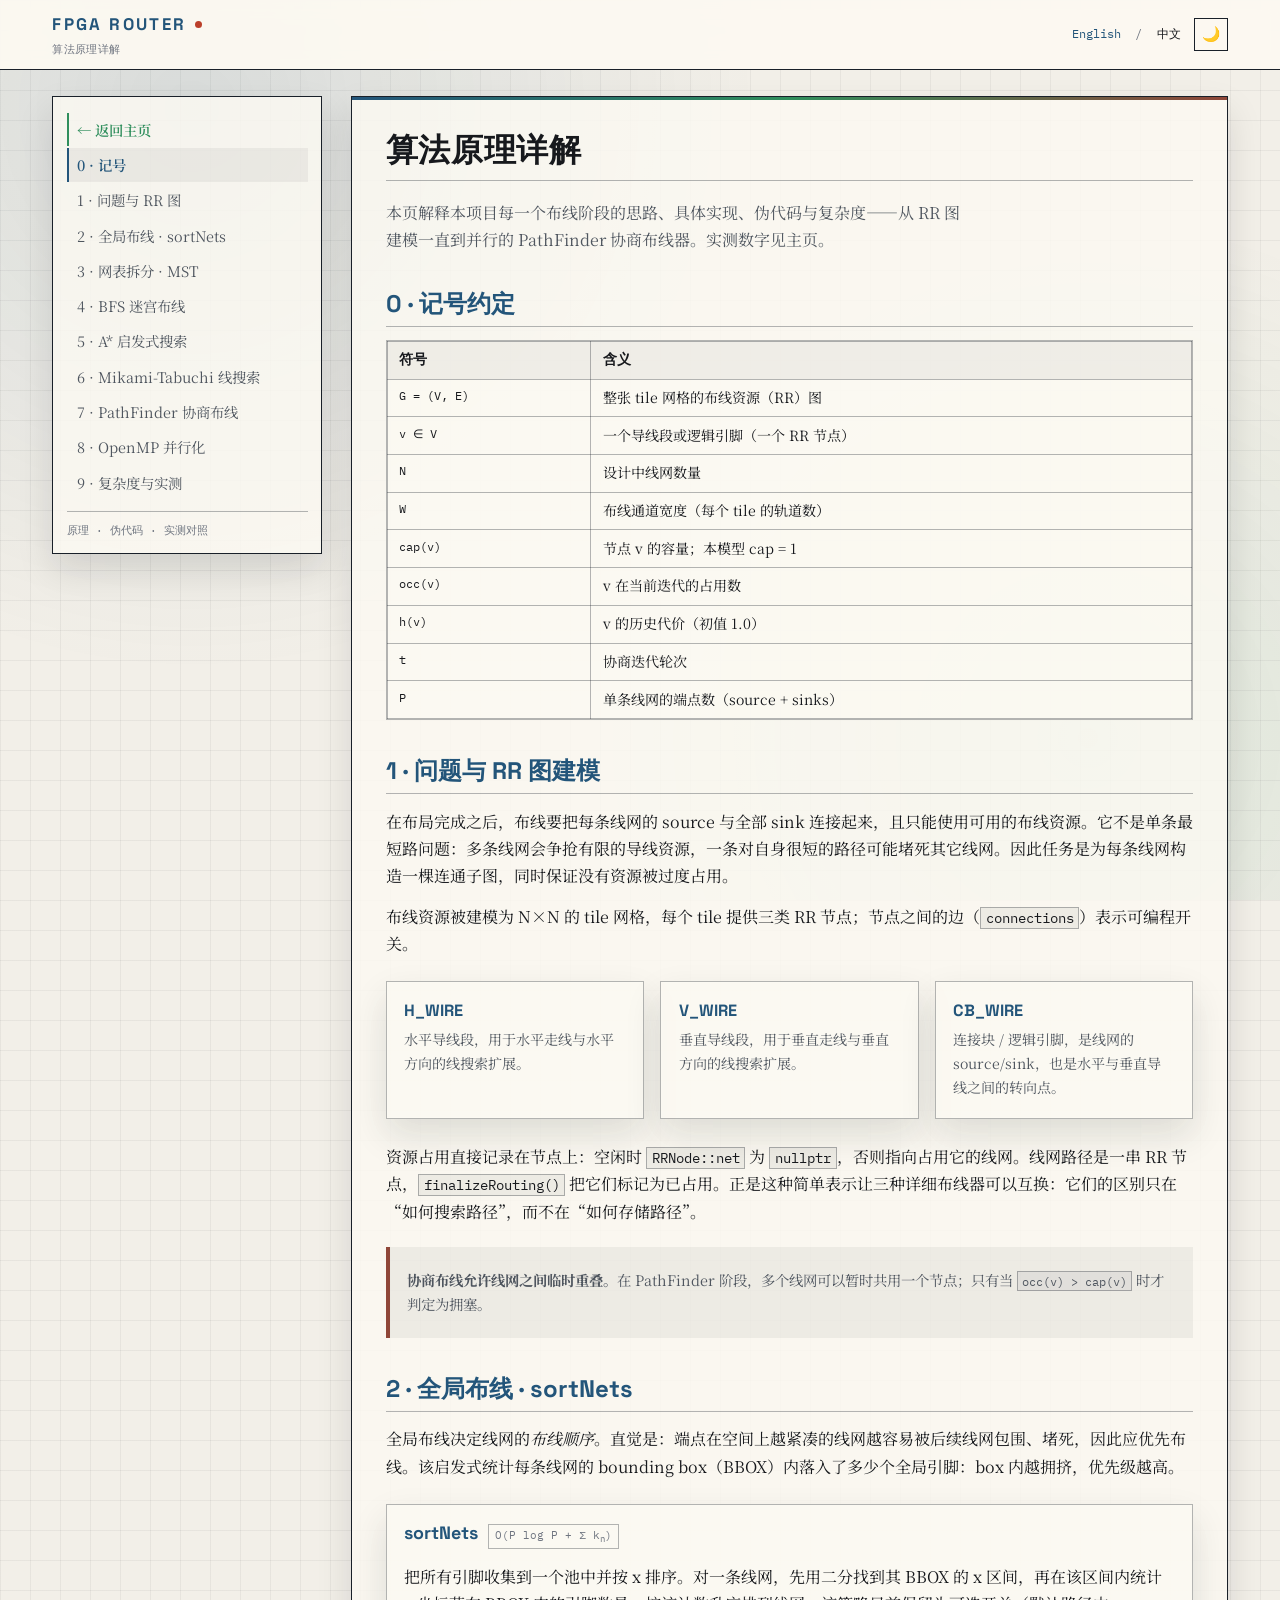
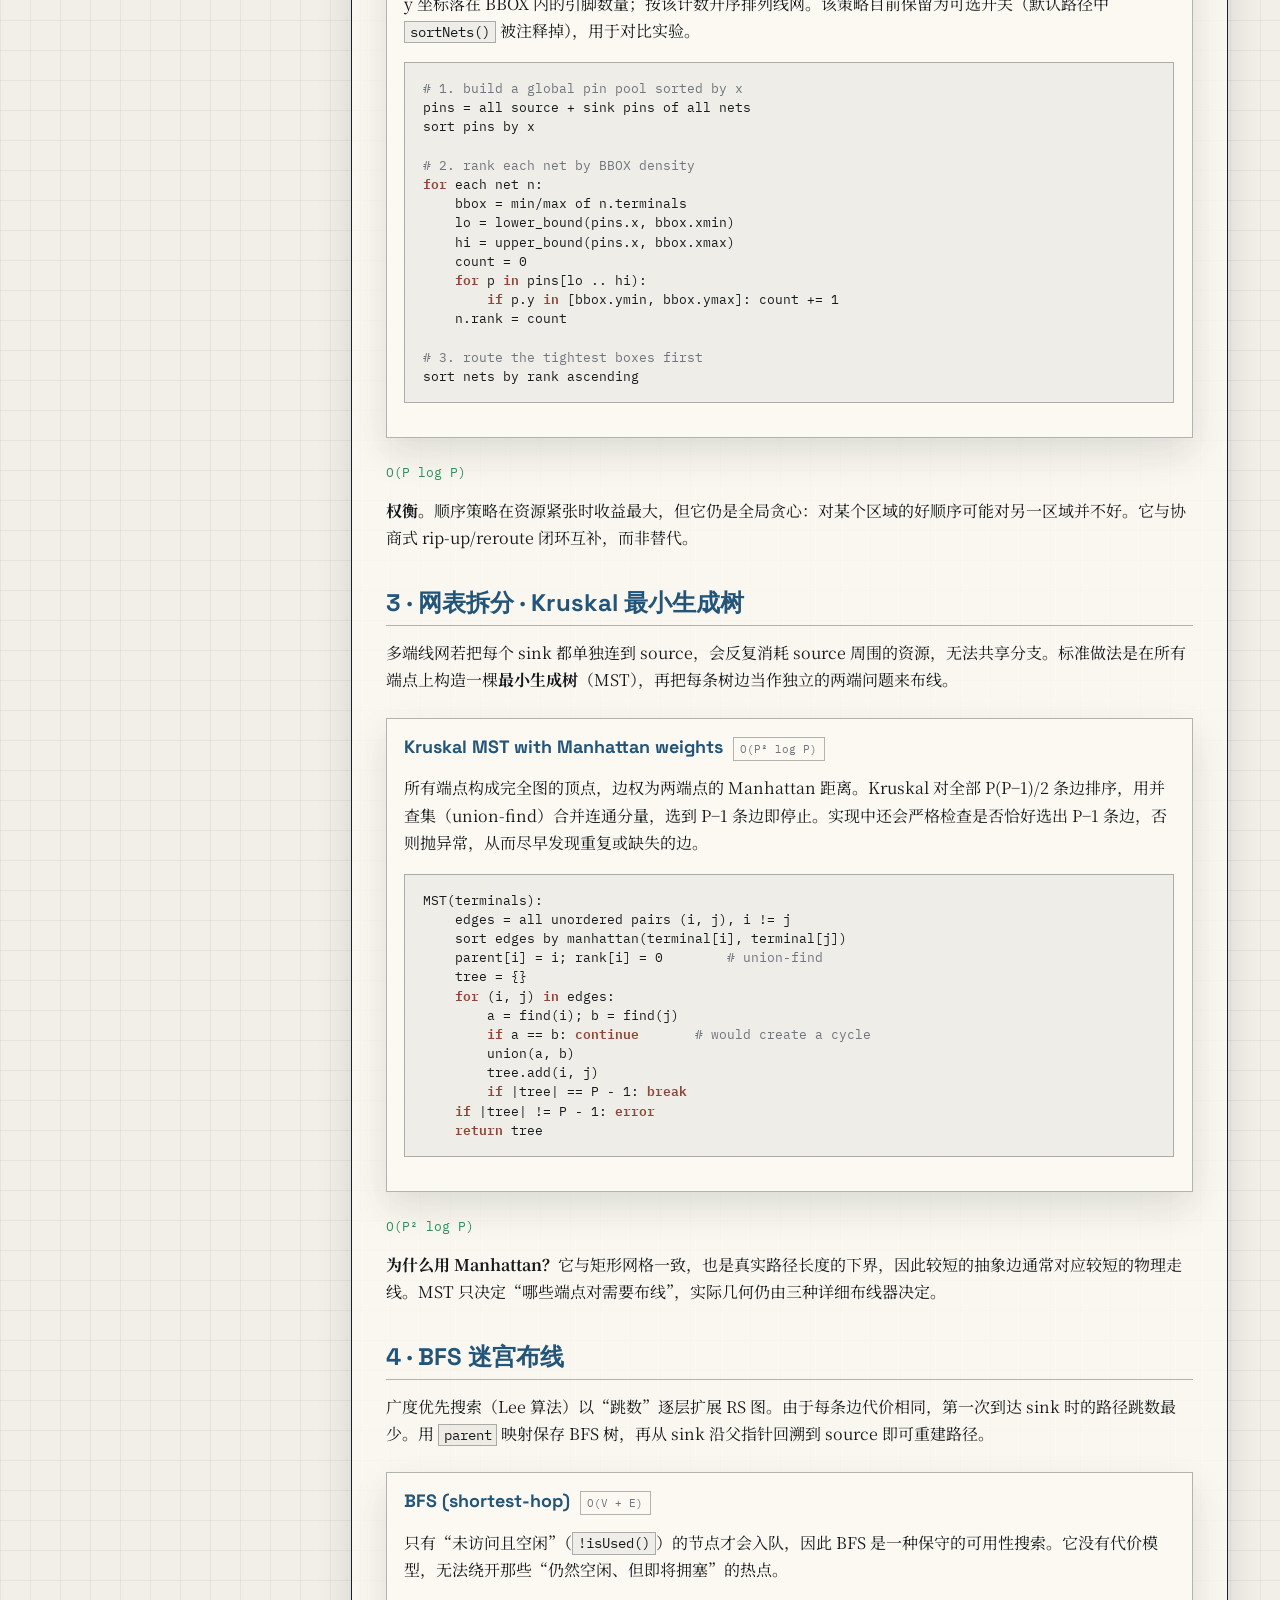
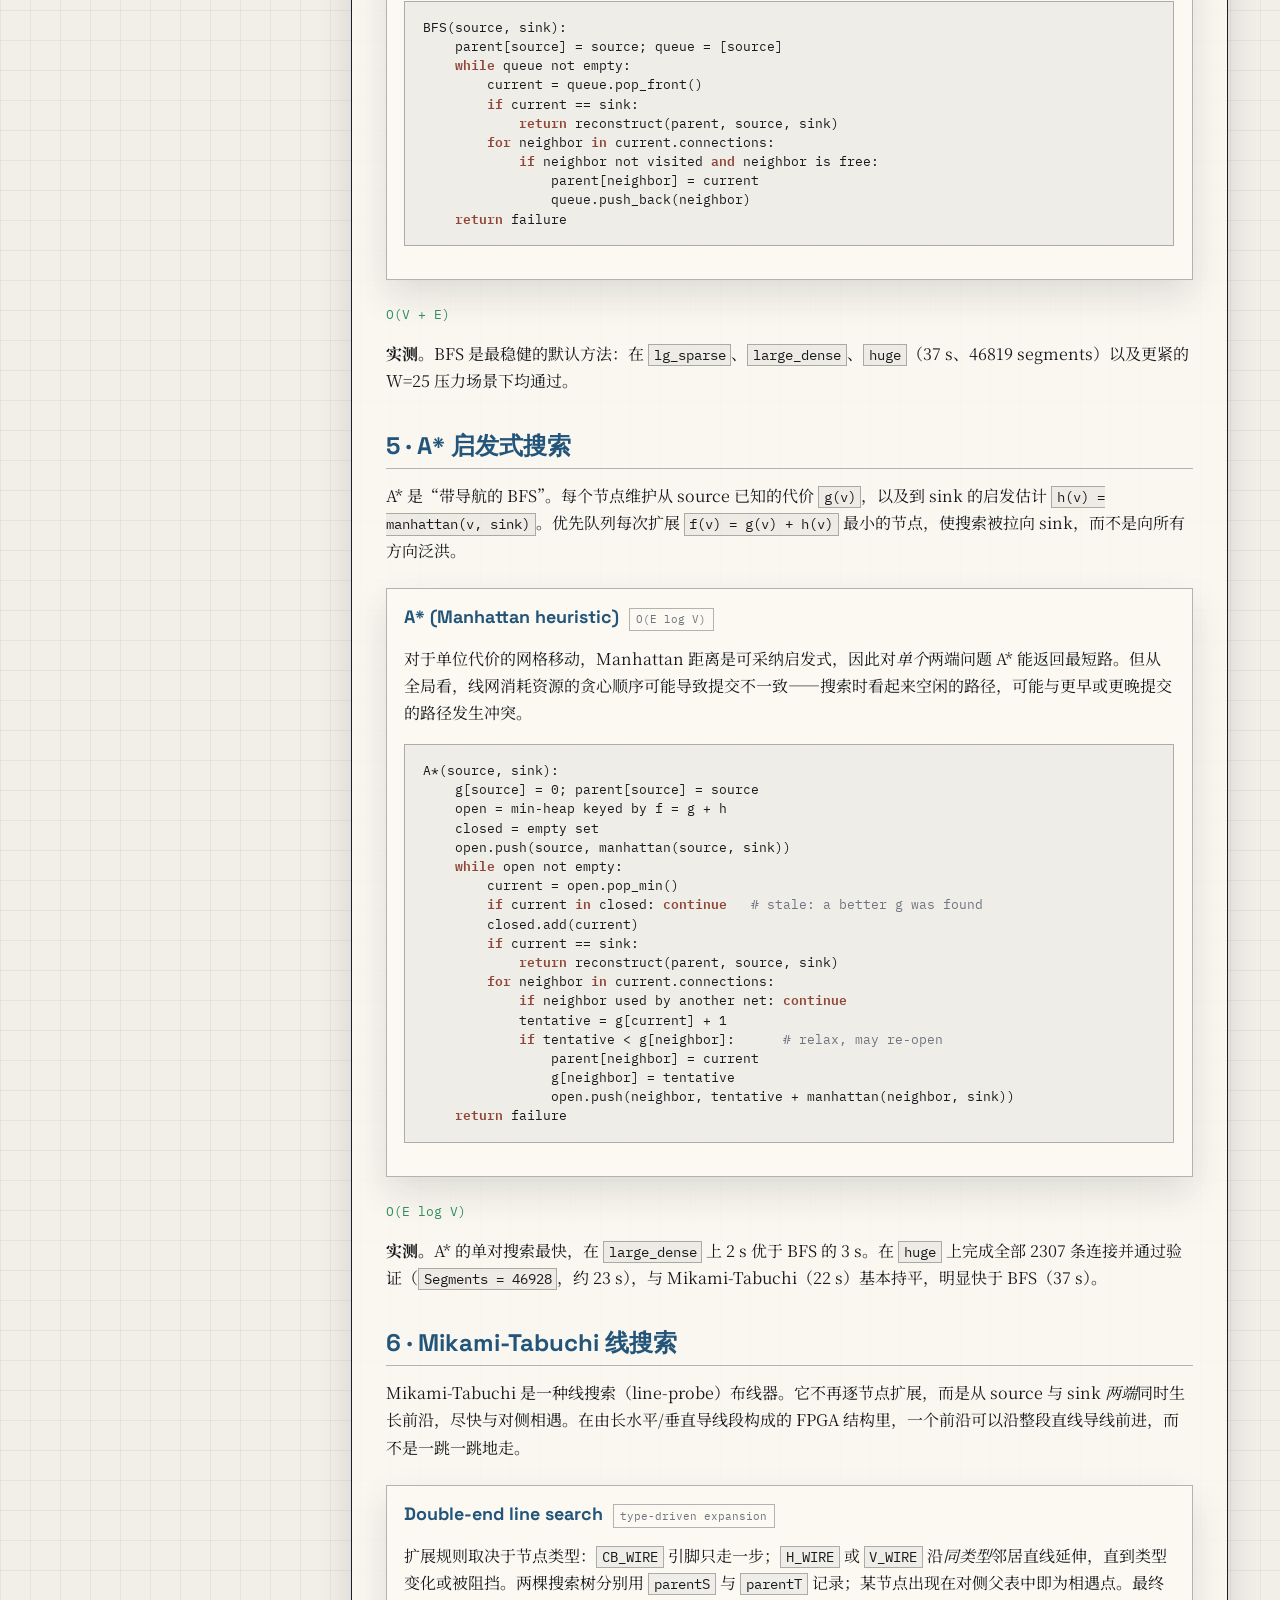
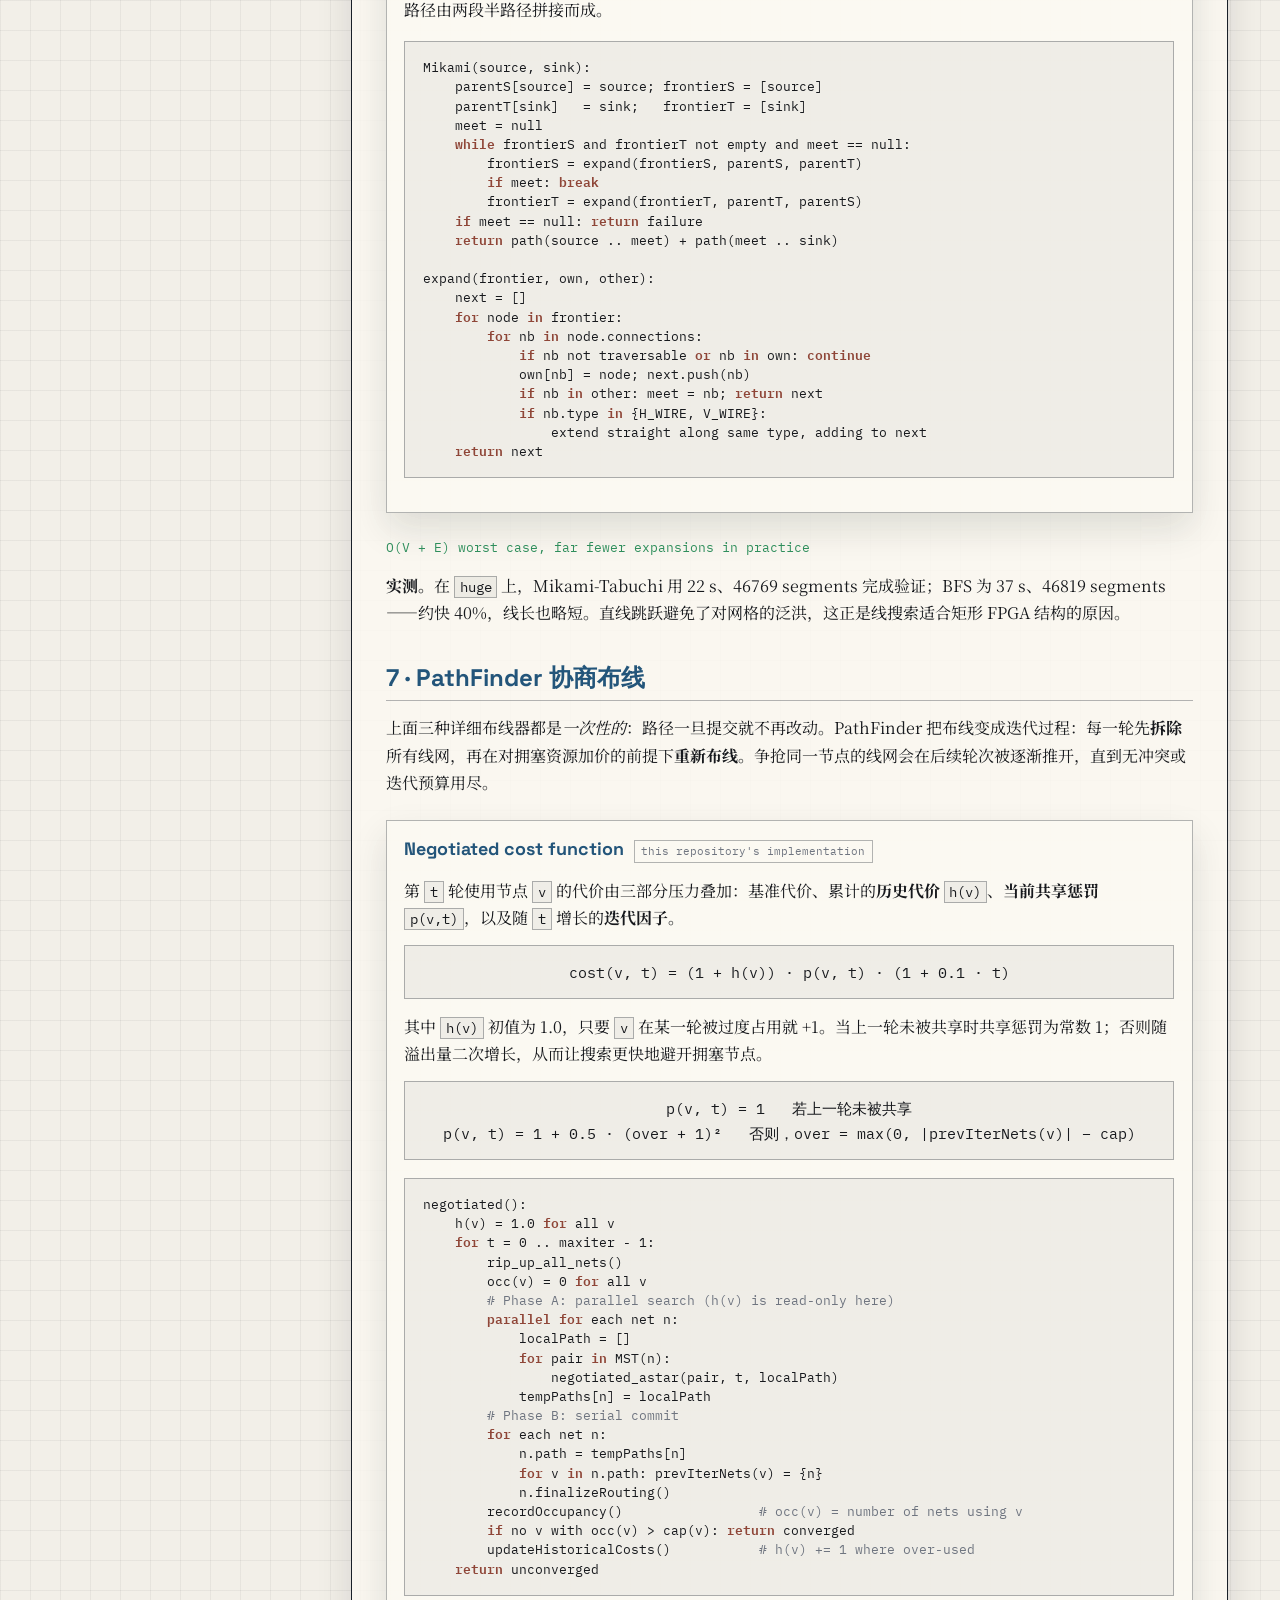
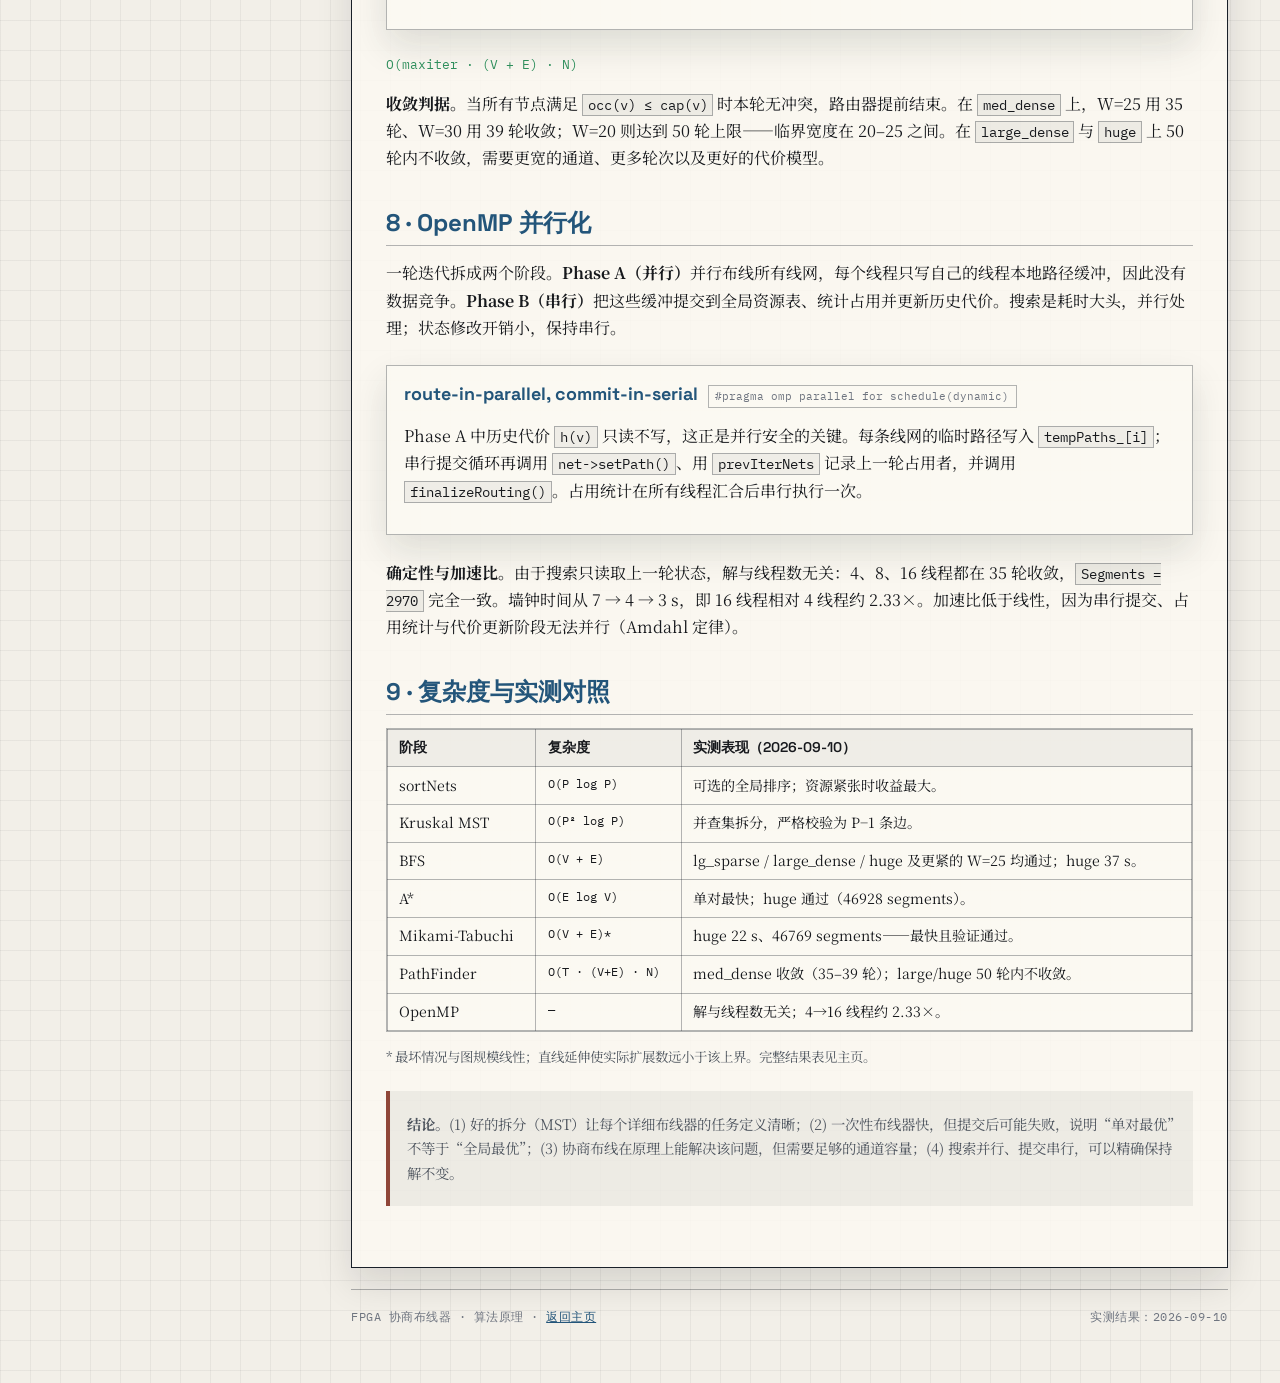
<file: docs/algorithms.html>
<!doctype html>
<html lang="zh" data-lang="zh">
<head>
<meta charset="utf-8" />
<meta name="viewport" content="width=device-width, initial-scale=1" />
<title>算法原理 · FPGA 协商布线器</title>
<meta name="description" content="Detailed principles of the FPGA router: RR-graph modeling, sortNets, Kruskal MST, BFS, A*, Mikami-Tabuchi and PathFinder negotiated routing with OpenMP." />
<link rel="stylesheet" href="styles.css" />
<script>
  (function () {
    try {
      var t = localStorage.getItem('fpga-router-theme');
      if (t !== 'dark' && t !== 'light') {
        t = (window.matchMedia && window.matchMedia('(prefers-color-scheme: dark)').matches) ? 'dark' : 'light';
      }
      document.documentElement.setAttribute('data-theme', t);
      var l = localStorage.getItem('fpga-router-lang');
      if (l === 'en' || l === 'zh') document.documentElement.setAttribute('data-lang', l);
    } catch (e) {}
  })();
</script>
</head>
<body data-title-en="Algorithm Principles · FPGA Negotiated Router" data-title-zh="算法原理 · FPGA 协商布线器">

<!-- ===================== HEADER ===================== -->
<header class="site-header">
  <div class="header-inner">
    <a class="brand" href="index.html">
      <span class="brand-name">FPGA Router</span>
      <span class="brand-tag">
        <span class="lang-en">Detailed algorithm notes</span>
        <span class="lang-zh">算法原理详解</span>
      </span>
    </a>
    <div class="header-actions">
      <nav class="lang-switch" aria-label="Language">
        <button type="button" data-lang-btn="en">English</button>
        <span class="lang-sep">/</span>
        <button type="button" data-lang-btn="zh">中文</button>
      </nav>
      <button id="themeToggle" class="theme-toggle" type="button" aria-label="Toggle theme" title="Toggle theme"><span id="themeIcon">🌙</span></button>
    </div>
  </div>
</header>

<div class="layout">
  <!-- ---------- Sidebar TOC ---------- -->
  <details class="toc" open>
    <summary class="toc-summary"><span class="lang-en">Contents</span><span class="lang-zh">目录</span></summary>
    <nav class="sidebar" aria-label="Table of contents">
      <ul class="nav">
        <li class="nav-feature"><a href="index.html"><span class="lang-en">← Back to home</span><span class="lang-zh">← 返回主页</span></a></li>
        <li><a href="#notation"><span class="lang-en">0 · Notation</span><span class="lang-zh">0 · 记号</span></a></li>
        <li><a href="#model"><span class="lang-en">1 · Problem &amp; RR graph</span><span class="lang-zh">1 · 问题与 RR 图</span></a></li>
        <li><a href="#sortnets"><span class="lang-en">2 · Global routing · sortNets</span><span class="lang-zh">2 · 全局布线 · sortNets</span></a></li>
        <li><a href="#mst"><span class="lang-en">3 · Net decomposition · MST</span><span class="lang-zh">3 · 网表拆分 · MST</span></a></li>
        <li><a href="#bfs"><span class="lang-en">4 · BFS maze routing</span><span class="lang-zh">4 · BFS 迷宫布线</span></a></li>
        <li><a href="#astar"><span class="lang-en">5 · A* heuristic search</span><span class="lang-zh">5 · A* 启发式搜索</span></a></li>
        <li><a href="#mikami"><span class="lang-en">6 · Mikami-Tabuchi line search</span><span class="lang-zh">6 · Mikami-Tabuchi 线搜索</span></a></li>
        <li><a href="#pathfinder"><span class="lang-en">7 · PathFinder negotiated routing</span><span class="lang-zh">7 · PathFinder 协商布线</span></a></li>
        <li><a href="#parallel"><span class="lang-en">8 · OpenMP parallelization</span><span class="lang-zh">8 · OpenMP 并行化</span></a></li>
        <li><a href="#complexity"><span class="lang-en">9 · Complexity &amp; measurements</span><span class="lang-zh">9 · 复杂度与实测</span></a></li>
      </ul>
      <div class="nav-note">
        <div class="lang-en">Principles · pseudocode · measured notes</div>
        <div class="lang-zh">原理 · 伪代码 · 实测对照</div>
      </div>
    </nav>
  </details>

  <!-- ---------- Content ---------- -->
  <main class="content">
    <article class="markdown-body">

      <h1>
        <span class="lang-en">Algorithm principles</span>
        <span class="lang-zh">算法原理详解</span>
      </h1>
      <p class="lead" style="color:var(--text-soft);max-width:64ch">
        <span class="lang-en">This page explains the idea, the exact implementation in this repository, the pseudocode and the cost of every routing stage — from RR-graph modeling to the parallel PathFinder negotiated router. Measured numbers appear on the home page.</span>
        <span class="lang-zh">本页解释本项目每一个布线阶段的思路、具体实现、伪代码与复杂度——从 RR 图建模一直到并行的 PathFinder 协商布线器。实测数字见主页。</span>
      </p>

      <!-- ============ 0 NOTATION ============ -->
      <section>
        <h2 id="notation"><span class="lang-en">0 · Notation</span><span class="lang-zh">0 · 记号约定</span></h2>
        <div class="table-wrap">
          <table>
            <thead>
              <tr>
                <th><span class="lang-en">symbol</span><span class="lang-zh">符号</span></th>
                <th><span class="lang-en">meaning</span><span class="lang-zh">含义</span></th>
              </tr>
            </thead>
            <tbody>
              <tr><td class="mono">G = (V, E)</td><td><span class="lang-en">routing-resource (RR) graph of one tile grid</span><span class="lang-zh">整张 tile 网格的布线资源（RR）图</span></td></tr>
              <tr><td class="mono">v ∈ V</td><td><span class="lang-en">a wire segment or logic pin (an RR node)</span><span class="lang-zh">一个导线段或逻辑引脚（一个 RR 节点）</span></td></tr>
              <tr><td class="mono">N</td><td><span class="lang-en">number of nets in the design</span><span class="lang-zh">设计中线网数量</span></td></tr>
              <tr><td class="mono">W</td><td><span class="lang-en">routing channel width (tracks per tile)</span><span class="lang-zh">布线通道宽度（每个 tile 的轨道数）</span></td></tr>
              <tr><td class="mono">cap(v)</td><td><span class="lang-en">capacity of node v; in this model cap = 1</span><span class="lang-zh">节点 v 的容量；本模型 cap = 1</span></td></tr>
              <tr><td class="mono">occ(v)</td><td><span class="lang-en">current-iteration occupancy of v</span><span class="lang-zh">v 在当前迭代的占用数</span></td></tr>
              <tr><td class="mono">h(v)</td><td><span class="lang-en">historical cost of v (starts at 1.0)</span><span class="lang-zh">v 的历史代价（初值 1.0）</span></td></tr>
              <tr><td class="mono">t</td><td><span class="lang-en">iteration index of the negotiated loop</span><span class="lang-zh">协商迭代轮次</span></td></tr>
              <tr><td class="mono">P</td><td><span class="lang-en">number of terminals (source + sinks) of one net</span><span class="lang-zh">单条线网的端点数（source + sinks）</span></td></tr>
            </tbody>
          </table>
        </div>
      </section>

      <!-- ============ 1 MODEL ============ -->
      <section>
        <h2 id="model"><span class="lang-en">1 · Problem &amp; RR-graph modeling</span><span class="lang-zh">1 · 问题与 RR 图建模</span></h2>
        <p>
          <span class="lang-en">Given a placed FPGA design, routing connects the source of every net to all of its sinks using only available routing resources. This is not a single shortest-path problem: many nets compete for the same limited wires, so a route that is short for one net can block several others. The task is therefore to build a connected sub-graph per net such that no resource is over-used.</span>
          <span class="lang-zh">在布局完成之后，布线要把每条线网的 source 与全部 sink 连接起来，且只能使用可用的布线资源。它不是单条最短路问题：多条线网会争抢有限的导线资源，一条对自身很短的路径可能堵死其它线网。因此任务是为每条线网构造一棵连通子图，同时保证没有资源被过度占用。</span>
        </p>
        <p>
          <span class="lang-en">The fabric is modeled as an N×N tile grid, and every tile contributes three kinds of RR nodes. Edges (<code>connections</code>) represent programmable switches between nodes.</span>
          <span class="lang-zh">布线资源被建模为 N×N 的 tile 网格，每个 tile 提供三类 RR 节点；节点之间的边（<code>connections</code>）表示可编程开关。</span>
        </p>
        <div class="grid grid-3">
          <div class="card">
            <h3>H_WIRE</h3>
            <p class="lang-en">Horizontal wire segment. Used for horizontal travel and horizontal line extensions.</p>
            <p class="lang-zh">水平导线段，用于水平走线与水平方向的线搜索扩展。</p>
          </div>
          <div class="card">
            <h3>V_WIRE</h3>
            <p class="lang-en">Vertical wire segment. Used for vertical travel and vertical line extensions.</p>
            <p class="lang-zh">垂直导线段，用于垂直走线与垂直方向的线搜索扩展。</p>
          </div>
          <div class="card">
            <h3>CB_WIRE</h3>
            <p class="lang-en">Connection block / logic pin. The source/sink of a net and the turn point between horizontal and vertical wires.</p>
            <p class="lang-zh">连接块 / 逻辑引脚，是线网的 source/sink，也是水平与垂直导线之间的转向点。</p>
          </div>
        </div>
        <p>
          <span class="lang-en">Occupation is stored directly on the node: <code>RRNode::net</code> is <code>nullptr</code> when free and points to the owning net otherwise. A net's path is a list of RR nodes; <code>finalizeRouting()</code> marks them as used. This simple representation is what makes the three detail routers interchangeable: they only differ in how they search for a path, not in how a path is stored.</span>
          <span class="lang-zh">资源占用直接记录在节点上：空闲时 <code>RRNode::net</code> 为 <code>nullptr</code>，否则指向占用它的线网。线网路径是一串 RR 节点，<code>finalizeRouting()</code> 把它们标记为已占用。正是这种简单表示让三种详细布线器可以互换：它们的区别只在“如何搜索路径”，而不在“如何存储路径”。</span>
        </p>
        <div class="callout">
          <p class="lang-en"><strong>Overlap is allowed between nets during negotiated routing.</strong> In the PathFinder stage, several nets may temporarily share a node; a node is only judged congested when <code>occ(v) &gt; cap(v)</code>.</p>
          <p class="lang-zh"><strong>协商布线允许线网之间临时重叠。</strong>在 PathFinder 阶段，多个线网可以暂时共用一个节点；只有当 <code>occ(v) &gt; cap(v)</code> 时才判定为拥塞。</p>
        </div>
      </section>

      <!-- ============ 2 sortNets ============ -->
      <section>
        <h2 id="sortnets"><span class="lang-en">2 · Global routing · sortNets</span><span class="lang-zh">2 · 全局布线 · sortNets</span></h2>
        <p>
          <span class="lang-en">Global routing decides <em>in which order</em> nets are routed. The intuition is that a net whose terminals are packed inside a small region is easily surrounded and blocked by later routes, so it should be routed early. The heuristic measures, for each net, how many global pins fall inside its bounding box (BBOX): the more crowded the box, the higher the priority.</span>
          <span class="lang-zh">全局布线决定线网的<em>布线顺序</em>。直觉是：端点在空间上越紧凑的线网越容易被后续线网包围、堵死，因此应优先布线。该启发式统计每条线网的 bounding box（BBOX）内落入了多少个全局引脚：box 内越拥挤，优先级越高。</span>
        </p>
        <div class="algo">
          <div class="algo-head">
            <h3>sortNets</h3>
            <span class="algo-meta">O(P log P + Σ k<sub>n</sub>)</span>
          </div>
          <p class="lang-en">All pins are collected into one pool and sorted by x. For a net, the x-range of its BBOX is located with binary search, then the y values inside that range are counted. Nets are sorted by this count ascending. The strategy is currently kept as an optional switch (<code>sortNets()</code> is commented out in the default path) for comparison studies.</p>
          <p class="lang-zh">把所有引脚收集到一个池中并按 x 排序。对一条线网，先用二分找到其 BBOX 的 x 区间，再在该区间内统计 y 坐标落在 BBOX 内的引脚数量；按该计数升序排列线网。该策略目前保留为可选开关（默认路径中 <code>sortNets()</code> 被注释掉），用于对比实验。</p>
          <pre class="pseudo"><span class="cm"># 1. build a global pin pool sorted by x</span>
pins = all source + sink pins of all nets
sort pins by x

<span class="cm"># 2. rank each net by BBOX density</span>
<span class="kw">for</span> each net n:
    bbox = min/max of n.terminals
    lo = lower_bound(pins.x, bbox.xmin)
    hi = upper_bound(pins.x, bbox.xmax)
    count = 0
    <span class="kw">for</span> p <span class="kw">in</span> pins[lo .. hi):
        <span class="kw">if</span> p.y <span class="kw">in</span> [bbox.ymin, bbox.ymax]: count += 1
    n.rank = count

<span class="cm"># 3. route the tightest boxes first</span>
sort nets by rank ascending</pre>
        </div>
        <p class="complexity">O(P log P)</p>
        <p class="lang-en"><strong>Trade-off.</strong> Ordering helps most when resources are tight, but it is a global greedy heuristic: a good order for one region may be poor for another. It is complementary to — not a replacement for — the negotiated rip-up/reroute loop.</p>
        <p class="lang-zh"><strong>权衡。</strong>顺序策略在资源紧张时收益最大，但它仍是全局贪心：对某个区域的好顺序可能对另一区域并不好。它与协商式 rip-up/reroute 闭环互补，而非替代。</p>
      </section>

      <!-- ============ 3 MST ============ -->
      <section>
        <h2 id="mst"><span class="lang-en">3 · Net decomposition · Kruskal MST</span><span class="lang-zh">3 · 网表拆分 · Kruskal 最小生成树</span></h2>
        <p>
          <span class="lang-en">A multi-terminal net cannot be routed by connecting each sink independently to the source, because that would consume the source's neighbourhood repeatedly instead of sharing branches. The standard decomposition builds a <strong>minimum spanning tree</strong> (MST) over the terminals, then routes each tree edge as an independent two-terminal problem.</span>
          <span class="lang-zh">多端线网若把每个 sink 都单独连到 source，会反复消耗 source 周围的资源，无法共享分支。标准做法是在所有端点上构造一棵<strong>最小生成树</strong>（MST），再把每条树边当作独立的两端问题来布线。</span>
        </p>
        <div class="algo">
          <div class="algo-head">
            <h3>Kruskal MST with Manhattan weights</h3>
            <span class="algo-meta">O(P² log P)</span>
          </div>
          <p class="lang-en">Terminals form the vertices of a complete graph; the weight of an edge is the Manhattan distance between its endpoints. Kruskal sorts all P(P−1)/2 edges, unions components with a disjoint-set (union-find), and stops at P−1 edges. The implementation also checks that exactly P−1 edges were selected — otherwise it throws, catching duplicated or missing edges early.</p>
          <p class="lang-zh">所有端点构成完全图的顶点，边权为两端点的 Manhattan 距离。Kruskal 对全部 P(P−1)/2 条边排序，用并查集（union-find）合并连通分量，选到 P−1 条边即停止。实现中还会严格检查是否恰好选出 P−1 条边，否则抛异常，从而尽早发现重复或缺失的边。</p>
          <pre class="pseudo">MST(terminals):
    edges = all unordered pairs (i, j), i != j
    sort edges by manhattan(terminal[i], terminal[j])
    parent[i] = i; rank[i] = 0        <span class="cm"># union-find</span>
    tree = {}
    <span class="kw">for</span> (i, j) <span class="kw">in</span> edges:
        a = find(i); b = find(j)
        <span class="kw">if</span> a == b: <span class="kw">continue</span>       <span class="cm"># would create a cycle</span>
        union(a, b)
        tree.add(i, j)
        <span class="kw">if</span> |tree| == P - 1: <span class="kw">break</span>
    <span class="kw">if</span> |tree| != P - 1: <span class="kw">error</span>
    <span class="kw">return</span> tree</pre>
        </div>
        <p class="complexity">O(P² log P)</p>
        <p class="lang-en"><strong>Why Manhattan?</strong> It matches the rectilinear grid and is a lower bound on the real path length, so short abstract edges tend to become short physical routes. Since the MST only fixes <em>which terminal pairs</em> are routed, the three detail routers still decide the actual geometry.</p>
        <p class="lang-zh"><strong>为什么用 Manhattan？</strong>它与矩形网格一致，也是真实路径长度的下界，因此较短的抽象边通常对应较短的物理走线。MST 只决定“哪些端点对需要布线”，实际几何仍由三种详细布线器决定。</p>
      </section>

      <!-- ============ 4 BFS ============ -->
      <section>
        <h2 id="bfs"><span class="lang-en">4 · BFS maze routing</span><span class="lang-zh">4 · BFS 迷宫布线</span></h2>
        <p>
          <span class="lang-en">Breadth-first search (Lee's algorithm) explores the RR graph in waves of increasing hop count. Because every edge has unit cost, the first time the sink is reached the path uses the fewest hops. A <code>parent</code> map stores the BFS tree, and the path is reconstructed by walking parents from the sink back to the source.</span>
          <span class="lang-zh">广度优先搜索（Lee 算法）以“跳数”逐层扩展 RS 图。由于每条边代价相同，第一次到达 sink 时的路径跳数最少。用 <code>parent</code> 映射保存 BFS 树，再从 sink 沿父指针回溯到 source 即可重建路径。</span>
        </p>
        <div class="algo">
          <div class="algo-head">
            <h3>BFS (shortest-hop)</h3>
            <span class="algo-meta">O(V + E)</span>
          </div>
          <p class="lang-en">A node is only enqueued if it is unvisited and <em>free</em> (<code>!isUsed()</code>); this makes BFS a conservative availability checker. It has no cost model, so it cannot avoid a hotspot that is still "free" but about to become congested.</p>
          <p class="lang-zh">只有“未访问且空闲”（<code>!isUsed()</code>）的节点才会入队，因此 BFS 是一种保守的可用性搜索。它没有代价模型，无法绕开那些“仍然空闲、但即将拥塞”的热点。</p>
          <pre class="pseudo">BFS(source, sink):
    parent[source] = source; queue = [source]
    <span class="kw">while</span> queue not empty:
        current = queue.pop_front()
        <span class="kw">if</span> current == sink:
            <span class="kw">return</span> reconstruct(parent, source, sink)
        <span class="kw">for</span> neighbor <span class="kw">in</span> current.connections:
            <span class="kw">if</span> neighbor not visited <span class="kw">and</span> neighbor is free:
                parent[neighbor] = current
                queue.push_back(neighbor)
    <span class="kw">return</span> failure</pre>
        </div>
        <p class="complexity">O(V + E)</p>
        <p class="lang-en"><strong>Measured.</strong> BFS is the most robust default: it passes <code>lg_sparse</code>, <code>large_dense</code>, <code>huge</code> (37 s, 46819 segments) and the tighter W=25 stress case.</p>
        <p class="lang-zh"><strong>实测。</strong>BFS 是最稳健的默认方法：在 <code>lg_sparse</code>、<code>large_dense</code>、<code>huge</code>（37 s、46819 segments）以及更紧的 W=25 压力场景下均通过。</p>
      </section>

      <!-- ============ 5 A* ============ -->
      <section>
        <h2 id="astar"><span class="lang-en">5 · A* heuristic search</span><span class="lang-zh">5 · A* 启发式搜索</span></h2>
        <p>
          <span class="lang-en">A* is BFS with a guide. Each node keeps a known cost from the source, <code>g(v)</code>, and a heuristic estimate to the sink, <code>h(v) = manhattan(v, sink)</code>. The priority queue always expands the node with the smallest <code>f(v) = g(v) + h(v)</code>, so the search is pulled towards the sink instead of flooding in all directions.</span>
          <span class="lang-zh">A* 是“带导航的 BFS”。每个节点维护从 source 已知的代价 <code>g(v)</code>，以及到 sink 的启发估计 <code>h(v) = manhattan(v, sink)</code>。优先队列每次扩展 <code>f(v) = g(v) + h(v)</code> 最小的节点，使搜索被拉向 sink，而不是向所有方向泛洪。</span>
        </p>
        <div class="algo">
          <div class="algo-head">
            <h3>A* (Manhattan heuristic)</h3>
            <span class="algo-meta">O(E log V)</span>
          </div>
          <p class="lang-en">Manhattan distance is an admissible heuristic for unit-cost grid moves, so A* returns a shortest path for a <em>single</em> two-terminal problem. Globally, however, the greedy order in which nets consume resources can produce an inconsistent commit — a path that looked free while searching may collide with paths committed earlier or later.</p>
          <p class="lang-zh">对于单位代价的网格移动，Manhattan 距离是可采纳启发式，因此对<em>单个</em>两端问题 A* 能返回最短路。但从全局看，线网消耗资源的贪心顺序可能导致提交不一致——搜索时看起来空闲的路径，可能与更早或更晚提交的路径发生冲突。</p>
          <pre class="pseudo">A*(source, sink):
    g[source] = 0; parent[source] = source
    open = min-heap keyed by f = g + h
    closed = empty set
    open.push(source, manhattan(source, sink))
    <span class="kw">while</span> open not empty:
        current = open.pop_min()
        <span class="kw">if</span> current <span class="kw">in</span> closed: <span class="kw">continue</span>   <span class="cm"># stale: a better g was found</span>
        closed.add(current)
        <span class="kw">if</span> current == sink:
            <span class="kw">return</span> reconstruct(parent, source, sink)
        <span class="kw">for</span> neighbor <span class="kw">in</span> current.connections:
            <span class="kw">if</span> neighbor used by another net: <span class="kw">continue</span>
            tentative = g[current] + 1
            <span class="kw">if</span> tentative &lt; g[neighbor]:      <span class="cm"># relax, may re-open</span>
                parent[neighbor] = current
                g[neighbor] = tentative
                open.push(neighbor, tentative + manhattan(neighbor, sink))
    <span class="kw">return</span> failure</pre>
        </div>
        <p class="complexity">O(E log V)</p>
        <p class="lang-en"><strong>Measured.</strong> A* is the fastest per-pair search and wins on <code>large_dense</code> (2 s vs 3 s). On <code>huge</code> it completes all 2307 connections and passes verification with <code>Segments = 46928</code> in about 23 s — essentially tied with Mikami-Tabuchi (22 s) and clearly faster than BFS (37 s).</p>
        <p class="lang-zh"><strong>实测。</strong>A* 的单对搜索最快，在 <code>large_dense</code> 上 2 s 优于 BFS 的 3 s。在 <code>huge</code> 上完成全部 2307 条连接并通过验证（<code>Segments = 46928</code>，约 23 s），与 Mikami-Tabuchi（22 s）基本持平，明显快于 BFS（37 s）。</p>
      </section>

      <!-- ============ 6 MIKAMI ============ -->
      <section>
        <h2 id="mikami"><span class="lang-en">6 · Mikami-Tabuchi line search</span><span class="lang-zh">6 · Mikami-Tabuchi 线搜索</span></h2>
        <p>
          <span class="lang-en">Mikami-Tabuchi is a line-search (also called line-probe) router. Instead of expanding node-by-node, it grows fronts from <em>both</em> the source and the sink and tries to reach the target side as quickly as possible. In an FPGA fabric made of long horizontal and vertical segments, a front can jump along a whole straight wire instead of one hop at a time.</span>
          <span class="lang-zh">Mikami-Tabuchi 是一种线搜索（line-probe）布线器。它不再逐节点扩展，而是从 source 与 sink <em>两端</em>同时生长前沿，尽快与对侧相遇。在由长水平/垂直导线段构成的 FPGA 结构里，一个前沿可以沿整段直线导线前进，而不是一跳一跳地走。</span>
        </p>
        <div class="algo">
          <div class="algo-head">
            <h3>Double-end line search</h3>
            <span class="algo-meta">type-driven expansion</span>
          </div>
          <p class="lang-en">Expansion depends on node type: a <code>CB_WIRE</code> pin expands one step; an <code>H_WIRE</code> or <code>V_WIRE</code> continues straight along neighbours of the <em>same</em> type until the type changes or the wire is blocked. Two parent maps, <code>parentS</code> and <code>parentT</code>, record both trees; a node appearing in the opposite map is the meeting point. The path is the concatenation of the two half-paths.</p>
          <p class="lang-zh">扩展规则取决于节点类型：<code>CB_WIRE</code> 引脚只走一步；<code>H_WIRE</code> 或 <code>V_WIRE</code> 沿<em>同类型</em>邻居直线延伸，直到类型变化或被阻挡。两棵搜索树分别用 <code>parentS</code> 与 <code>parentT</code> 记录；某节点出现在对侧父表中即为相遇点。最终路径由两段半路径拼接而成。</p>
          <pre class="pseudo">Mikami(source, sink):
    parentS[source] = source; frontierS = [source]
    parentT[sink]   = sink;   frontierT = [sink]
    meet = null
    <span class="kw">while</span> frontierS and frontierT not empty and meet == null:
        frontierS = expand(frontierS, parentS, parentT)
        <span class="kw">if</span> meet: <span class="kw">break</span>
        frontierT = expand(frontierT, parentT, parentS)
    <span class="kw">if</span> meet == null: <span class="kw">return</span> failure
    <span class="kw">return</span> path(source .. meet) + path(meet .. sink)

expand(frontier, own, other):
    next = []
    <span class="kw">for</span> node <span class="kw">in</span> frontier:
        <span class="kw">for</span> nb <span class="kw">in</span> node.connections:
            <span class="kw">if</span> nb not traversable <span class="kw">or</span> nb <span class="kw">in</span> own: <span class="kw">continue</span>
            own[nb] = node; next.push(nb)
            <span class="kw">if</span> nb <span class="kw">in</span> other: meet = nb; <span class="kw">return</span> next
            <span class="kw">if</span> nb.type <span class="kw">in</span> {H_WIRE, V_WIRE}:
                extend straight along same type, adding to next
    <span class="kw">return</span> next</pre>
        </div>
        <p class="complexity">O(V + E) worst case, far fewer expansions in practice</p>
        <p class="lang-en"><strong>Measured.</strong> On <code>huge</code>, Mikami-Tabuchi completes verification in 22 s with 46769 segments, versus BFS's 37 s / 46819 segments — about 40% faster and slightly shorter. The straight-wire jumps avoid flooding the grid, which is exactly why line search suits rectilinear FPGA fabrics.</p>
        <p class="lang-zh"><strong>实测。</strong>在 <code>huge</code> 上，Mikami-Tabuchi 用 22 s、46769 segments 完成验证；BFS 为 37 s、46819 segments——约快 40%，线长也略短。直线跳跃避免了对网格的泛洪，这正是线搜索适合矩形 FPGA 结构的原因。</p>
      </section>

      <!-- ============ 7 PATHFINDER ============ -->
      <section>
        <h2 id="pathfinder"><span class="lang-en">7 · PathFinder negotiated routing</span><span class="lang-zh">7 · PathFinder 协商布线</span></h2>
        <p>
          <span class="lang-en">The three detail routers above are all <em>one-shot</em>: once a path is committed it is never reconsidered. PathFinder makes routing iterative. Each round it <strong>rips up</strong> every net and <strong>reroutes</strong> it while charging extra for congested resources. Nets that fought over a node are pushed apart in later rounds until the design is conflict-free or the iteration budget is exhausted.</span>
          <span class="lang-zh">上面三种详细布线器都是<em>一次性的</em>：路径一旦提交就不再改动。PathFinder 把布线变成迭代过程：每一轮先<strong>拆除</strong>所有线网，再在对拥塞资源加价的前提下<strong>重新布线</strong>。争抢同一节点的线网会在后续轮次被逐渐推开，直到无冲突或迭代预算用尽。</span>
        </p>
        <div class="algo">
          <div class="algo-head">
            <h3>Negotiated cost function</h3>
            <span class="algo-meta">this repository's implementation</span>
          </div>
          <p class="lang-en">The cost of using node <code>v</code> in round <code>t</code> combines three pressures: a base cost, the accumulated <strong>historical cost</strong> <code>h(v)</code>, a <strong>present sharing penalty</strong> <code>p(v,t)</code> and an <strong>iteration factor</strong> that grows with <code>t</code>.</p>
          <p class="lang-zh">第 <code>t</code> 轮使用节点 <code>v</code> 的代价由三部分压力叠加：基准代价、累计的<strong>历史代价</strong> <code>h(v)</code>、<strong>当前共享惩罚</strong> <code>p(v,t)</code>，以及随 <code>t</code> 增长的<strong>迭代因子</strong>。</p>
          <div class="formula">
            cost(v, t) = (1 + h(v)) · p(v, t) · (1 + 0.1 · t)
          </div>
          <p class="lang-en">Here <code>h(v)</code> starts at 1.0 and grows by 1 each round in which <code>v</code> was over-used. The sharing penalty is flat when the node was not shared in the previous round; otherwise it grows quadratically with the overflow, which makes the search back off congested nodes quickly.</p>
          <p class="lang-zh">其中 <code>h(v)</code> 初值为 1.0，只要 <code>v</code> 在某一轮被过度占用就 +1。当上一轮未被共享时共享惩罚为常数 1；否则随溢出量二次增长，从而让搜索更快地避开拥塞节点。</p>
          <div class="formula">
            p(v, t) = 1 &nbsp;&nbsp;<span class="lang-en">if v was not shared last round</span><span class="lang-zh">若上一轮未被共享</span><br />
            p(v, t) = 1 + 0.5 · (over + 1)² &nbsp;&nbsp;<span class="lang-en">otherwise, over = max(0, |prevIterNets(v)| − cap)</span><span class="lang-zh">否则，over = max(0, |prevIterNets(v)| − cap)</span>
          </div>
          <pre class="pseudo">negotiated():
    h(v) = 1.0 <span class="kw">for</span> all v
    <span class="kw">for</span> t = 0 .. maxiter - 1:
        rip_up_all_nets()
        occ(v) = 0 <span class="kw">for</span> all v
        <span class="cm"># Phase A: parallel search (h(v) is read-only here)</span>
        <span class="kw">parallel for</span> each net n:
            localPath = []
            <span class="kw">for</span> pair <span class="kw">in</span> MST(n):
                negotiated_astar(pair, t, localPath)
            tempPaths[n] = localPath
        <span class="cm"># Phase B: serial commit</span>
        <span class="kw">for</span> each net n:
            n.path = tempPaths[n]
            <span class="kw">for</span> v <span class="kw">in</span> n.path: prevIterNets(v) = {n}
            n.finalizeRouting()
        recordOccupancy()                 <span class="cm"># occ(v) = number of nets using v</span>
        <span class="kw">if</span> no v with occ(v) &gt; cap(v): <span class="kw">return</span> converged
        updateHistoricalCosts()           <span class="cm"># h(v) += 1 where over-used</span>
    <span class="kw">return</span> unconverged</pre>
        </div>
        <p class="complexity">O(maxiter · (V + E) · N)</p>
        <p class="lang-en"><strong>Convergence.</strong> A round is conflict-free when every node satisfies <code>occ(v) ≤ cap(v)</code>; the router then stops early. On <code>med_dense</code> it converges in 35 rounds at W=25 and 39 at W=30, but at W=20 it hits the 50-round limit — the critical width is between 20 and 25. On <code>large_dense</code> and <code>huge</code> it does not converge within 50 rounds; wider channels or more rounds (and a better cost model) would be needed.</p>
        <p class="lang-zh"><strong>收敛判据。</strong>当所有节点满足 <code>occ(v) ≤ cap(v)</code> 时本轮无冲突，路由器提前结束。在 <code>med_dense</code> 上，W=25 用 35 轮、W=30 用 39 轮收敛；W=20 则达到 50 轮上限——临界宽度在 20–25 之间。在 <code>large_dense</code> 与 <code>huge</code> 上 50 轮内不收敛，需要更宽的通道、更多轮次以及更好的代价模型。</p>
      </section>

      <!-- ============ 8 PARALLEL ============ -->
      <section>
        <h2 id="parallel"><span class="lang-en">8 · OpenMP parallelization</span><span class="lang-zh">8 · OpenMP 并行化</span></h2>
        <p>
          <span class="lang-en">A round is split into two phases. <strong>Phase A (parallel)</strong> routes all nets, each thread writing only to its own thread-local path buffer, so there is no data race. <strong>Phase B (serial)</strong> commits those buffers into the global resource table, records occupancy and updates historical costs. Routing search is the expensive part and is parallel; state mutation is cheap and stays serial.</span>
          <span class="lang-zh">一轮迭代拆成两个阶段。<strong>Phase A（并行）</strong>并行布线所有线网，每个线程只写自己的线程本地路径缓冲，因此没有数据竞争。<strong>Phase B（串行）</strong>把这些缓冲提交到全局资源表、统计占用并更新历史代价。搜索是耗时大头，并行处理；状态修改开销小，保持串行。</span>
        </p>
        <div class="algo">
          <div class="algo-head">
            <h3>route-in-parallel, commit-in-serial</h3>
            <span class="algo-meta">#pragma omp parallel for schedule(dynamic)</span>
          </div>
          <p class="lang-en">During Phase A the historical cost <code>h(v)</code> is only read, never written, which is what makes the parallel phase safe. Each net's temporary path is written to <code>tempPaths_[i]</code>; the serial commit loop then calls <code>net-&gt;setPath()</code>, snapshots the previous-iteration owners with <code>prevIterNets</code>, and calls <code>finalizeRouting()</code>. Occupancy is counted once, serially, after all threads have joined.</p>
          <p class="lang-zh">Phase A 中历史代价 <code>h(v)</code> 只读不写，这正是并行安全的关键。每条线网的临时路径写入 <code>tempPaths_[i]</code>；串行提交循环再调用 <code>net-&gt;setPath()</code>、用 <code>prevIterNets</code> 记录上一轮占用者，并调用 <code>finalizeRouting()</code>。占用统计在所有线程汇合后串行执行一次。</p>
        </div>
        <p class="lang-en"><strong>Determinism and speedup.</strong> Because the search only reads the previous round's state, the solution is independent of the number of threads: 4, 8 and 16 threads all converge in 35 iterations with <code>Segments = 2970</code>. Wall-clock time falls 7 → 4 → 3 s, i.e. about 2.33× from 4 to 16 threads. The speedup is sub-linear because the serial commit, occupancy and cost-update phases cannot be parallelized (Amdahl's law).</p>
        <p class="lang-zh"><strong>确定性与加速比。</strong>由于搜索只读取上一轮状态，解与线程数无关：4、8、16 线程都在 35 轮收敛，<code>Segments = 2970</code> 完全一致。墙钟时间从 7 → 4 → 3 s，即 16 线程相对 4 线程约 2.33×。加速比低于线性，因为串行提交、占用统计与代价更新阶段无法并行（Amdahl 定律）。</p>
      </section>

      <!-- ============ 9 COMPLEXITY ============ -->
      <section>
        <h2 id="complexity"><span class="lang-en">9 · Complexity &amp; measured summary</span><span class="lang-zh">9 · 复杂度与实测对照</span></h2>
        <div class="table-wrap">
          <table>
            <thead>
              <tr>
                <th><span class="lang-en">stage</span><span class="lang-zh">阶段</span></th>
                <th><span class="lang-en">complexity</span><span class="lang-zh">复杂度</span></th>
                <th><span class="lang-en">measured behaviour (2026-09-10)</span><span class="lang-zh">实测表现（2026-09-10）</span></th>
              </tr>
            </thead>
            <tbody>
              <tr>
                <td><span class="lang-en">sortNets</span><span class="lang-zh">sortNets</span></td>
                <td class="mono">O(P log P)</td>
                <td><span class="lang-en">Optional global ordering; helps most when resources are tight.</span><span class="lang-zh">可选的全局排序；资源紧张时收益最大。</span></td>
              </tr>
              <tr>
                <td><span class="lang-en">Kruskal MST</span><span class="lang-zh">Kruskal MST</span></td>
                <td class="mono">O(P² log P)</td>
                <td><span class="lang-en">Union-find decomposition, asserted to P−1 edges.</span><span class="lang-zh">并查集拆分，严格校验为 P−1 条边。</span></td>
              </tr>
              <tr>
                <td>BFS</td>
                <td class="mono">O(V + E)</td>
                <td><span class="lang-en">Passes lg_sparse / large_dense / huge and the tighter W=25 case; 37 s on huge.</span><span class="lang-zh">lg_sparse / large_dense / huge 及更紧的 W=25 均通过；huge 37 s。</span></td>
              </tr>
              <tr>
                <td>A*</td>
                <td class="mono">O(E log V)</td>
                <td><span class="lang-en">Fastest per pair; passes huge (46928 segments).</span><span class="lang-zh">单对最快；huge 通过（46928 segments）。</span></td>
              </tr>
              <tr>
                <td><span class="lang-en">Mikami-Tabuchi</span><span class="lang-zh">Mikami-Tabuchi</span></td>
                <td class="mono">O(V + E)*</td>
                <td><span class="lang-en">huge 22 s, 46769 segments — fastest verified result.</span><span class="lang-zh">huge 22 s、46769 segments——最快且验证通过。</span></td>
              </tr>
              <tr>
                <td><span class="lang-en">PathFinder</span><span class="lang-zh">PathFinder</span></td>
                <td class="mono">O(T · (V+E) · N)</td>
                <td><span class="lang-en">med_dense converges (35–39 rounds); large/huge do not within 50.</span><span class="lang-zh">med_dense 收敛（35–39 轮）；large/huge 50 轮内不收敛。</span></td>
              </tr>
              <tr>
                <td><span class="lang-en">OpenMP</span><span class="lang-zh">OpenMP</span></td>
                <td class="mono">—</td>
                <td><span class="lang-en">Deterministic solution; ~2.33× from 4 to 16 threads.</span><span class="lang-zh">解与线程数无关；4→16 线程约 2.33×。</span></td>
              </tr>
            </tbody>
          </table>
        </div>
        <p class="table-note">
          <span class="lang-en">* Worst case is linear in the graph; straight-wire extensions make the practical expansion count much smaller. See the home page for the full result tables.</span>
          <span class="lang-zh">* 最坏情况与图规模线性；直线延伸使实际扩展数远小于该上界。完整结果表见主页。</span>
        </p>
        <div class="callout">
          <p class="lang-en"><strong>Takeaways.</strong> (1) A good decomposition (MST) makes each detail router's job well-defined. (2) One-shot routers are fast but can fail after commit, so pairwise optimality is not global optimality. (3) Negotiation fixes that in principle but needs enough channel capacity. (4) Parallelizing the search while keeping commit serial preserves the result exactly.</p>
          <p class="lang-zh"><strong>结论。</strong>(1) 好的拆分（MST）让每个详细布线器的任务定义清晰；(2) 一次性布线器快，但提交后可能失败，说明“单对最优”不等于“全局最优”；(3) 协商布线在原理上能解决该问题，但需要足够的通道容量；(4) 搜索并行、提交串行，可以精确保持解不变。</p>
        </div>
      </section>

    </article>

    <!-- ---------- FOOTER ---------- -->
    <footer class="site-footer">
      <div class="footer-inner">
        <div>
          <div class="lang-en">FPGA Negotiated Router · algorithm principles · <a href="index.html">back to home</a></div>
          <div class="lang-zh">FPGA 协商布线器 · 算法原理 · <a href="index.html">返回主页</a></div>
        </div>
        <div>
          <div class="lang-en">Measured results: 2026-09-10</div>
          <div class="lang-zh">实测结果：2026-09-10</div>
        </div>
      </div>
    </footer>
  </main>
</div>

<script src="app.js"></script>
</body>
</html>
</file>
<file: docs/styles.css>
@import url('https://fonts.googleapis.com/css2?family=Space+Grotesk:wght@400;500;700&family=IBM+Plex+Mono:wght@400;500&family=Noto+Serif+SC:wght@400;600&display=swap');

/* ==========================================================================
   FPGA Negotiated Router — GitHub Pages theme
   Visual language adapted from the YScore documentation site:
   warm paper background + grid, serif body, sans headings, mono code,
   light/dark themes, sticky sidebar TOC, bordered panels with a top accent.
   ========================================================================== */

* {
  margin: 0;
  padding: 0;
  box-sizing: border-box;
}

:root {
  --bg-color: #f2efe8;
  --text-color: #17191d;
  --link-color: #23557a;
  --accent-color: #23557a;
  --accent-alt: #8f4638;
  --vitality-color: #2f8e5c;
  --vitality-hot: #bb3f2a;
  --text-soft: #4f565f;
  --text-muted: #6f7580;
  --panel-color: rgba(252, 249, 242, 0.82);
  --panel-strong: rgba(252, 249, 242, 0.94);
  --border-color: #192029;
  --border-soft: rgba(25, 32, 41, 0.32);
  --grid-line: rgba(28, 34, 44, 0.11);
  --grid-line-soft: rgba(28, 34, 44, 0.055);
  --code-bg: rgba(25, 32, 41, 0.055);
  --shadow: 0 16px 34px rgba(14, 17, 23, 0.12);
  --mono-font: 'IBM Plex Mono', 'JetBrains Mono', 'Consolas', monospace;
  --sans-font: 'Space Grotesk', 'Noto Sans SC', 'Microsoft YaHei', sans-serif;
  --serif-font: 'Noto Serif SC', 'Songti SC', Georgia, serif;
  --container-max: 1220px;
  --header-h: 64px;
  /* dark instrument panel used by the interactive visualization */
  --viz-bg: #0b1026;
  --viz-fg: #96a3ce;
  --viz-grid: rgba(150, 170, 255, 0.12);
}

[data-theme="dark"] {
  --bg-color: #0e1118;
  --text-color: #dde8f0;
  --link-color: #79b3d6;
  --accent-color: #76b6dc;
  --accent-alt: #d58c7d;
  --vitality-color: #8fd8ac;
  --vitality-hot: #f27f6a;
  --text-soft: #a8b7c5;
  --text-muted: #7e8b98;
  --panel-color: rgba(14, 18, 23, 0.74);
  --panel-strong: rgba(14, 18, 23, 0.9);
  --border-color: #d8e5ef;
  --border-soft: rgba(216, 229, 239, 0.28);
  --grid-line: rgba(148, 191, 220, 0.14);
  --grid-line-soft: rgba(148, 191, 220, 0.06);
  --code-bg: rgba(148, 191, 220, 0.08);
  --shadow: 0 18px 42px rgba(0, 0, 0, 0.42);
}

html {
  -webkit-text-size-adjust: 100%;
  scroll-behavior: smooth;
}

body {
  position: relative;
  min-height: 100%;
  font-family: var(--serif-font);
  font-size: 16px;
  line-height: 1.7;
  color: var(--text-color);
  background: var(--bg-color);
  background-image:
    linear-gradient(var(--grid-line-soft) 1px, transparent 1px),
    linear-gradient(90deg, var(--grid-line-soft) 1px, transparent 1px);
  background-size: 30px 30px;
  transition: background-color 0.45s ease, color 0.45s ease;
}

body::before {
  content: "";
  position: fixed;
  inset: 0;
  pointer-events: none;
  z-index: -2;
  background:
    radial-gradient(circle at 15% 12%, rgba(35, 85, 122, 0.12), transparent 42%),
    radial-gradient(circle at 85% 82%, rgba(47, 142, 92, 0.1), transparent 40%);
}

[data-theme="dark"] body::before {
  background:
    radial-gradient(circle at 15% 12%, rgba(118, 182, 220, 0.1), transparent 42%),
    radial-gradient(circle at 85% 82%, rgba(143, 216, 172, 0.08), transparent 40%);
}

a {
  color: var(--link-color);
}

/* Language visibility (single-page bilingual switch) */
html[data-lang="en"] .lang-zh,
html[data-lang="zh"] .lang-en {
  display: none !important;
}

/* ---------- Header ---------- */
.site-header {
  position: sticky;
  top: 0;
  z-index: 100;
  border-bottom: 1px solid var(--border-color);
  background: var(--panel-strong);
  backdrop-filter: blur(8px);
  -webkit-backdrop-filter: blur(8px);
}

.header-inner {
  max-width: var(--container-max);
  margin: 0 auto;
  padding: 0.65rem 1.4rem;
  display: flex;
  align-items: center;
  justify-content: space-between;
  gap: 1rem;
}

.brand {
  display: inline-flex;
  flex-direction: column;
  gap: 0.05rem;
  text-decoration: none;
  color: var(--text-color);
}

.brand-name {
  position: relative;
  display: inline-flex;
  align-items: center;
  gap: 0.55rem;
  font-family: var(--sans-font);
  font-size: 1.05rem;
  font-weight: 700;
  letter-spacing: 0.14em;
  text-transform: uppercase;
  color: var(--accent-color);
}

.brand-name::after {
  content: "";
  width: 7px;
  height: 7px;
  border-radius: 999px;
  background: var(--vitality-hot);
  animation: heartBeat 1.1s ease-in-out infinite;
}

@keyframes heartBeat {
  0% { transform: scale(1); box-shadow: 0 0 0 0 rgba(187, 63, 42, 0.46); }
  12% { transform: scale(1.8); box-shadow: 0 0 0 8px rgba(187, 63, 42, 0); }
  24% { transform: scale(1.06); box-shadow: 0 0 0 0 rgba(187, 63, 42, 0); }
  36% { transform: scale(1.56); box-shadow: 0 0 0 6px rgba(187, 63, 42, 0); }
  62% { transform: scale(1); }
  100% { transform: scale(1); }
}

.brand-tag {
  font-family: var(--mono-font);
  font-size: 0.7rem;
  letter-spacing: 0.03em;
  color: var(--text-muted);
  white-space: nowrap;
  overflow: hidden;
  text-overflow: ellipsis;
  max-width: 62vw;
}

.header-actions {
  display: flex;
  align-items: center;
  gap: 0.8rem;
}

.lang-switch {
  font-family: var(--mono-font);
  font-size: 0.74rem;
  letter-spacing: 0.06em;
  text-transform: uppercase;
  white-space: nowrap;
}

.lang-switch button {
  background: none;
  border: 0;
  padding: 0;
  font: inherit;
  color: var(--accent-color);
  cursor: pointer;
  border-bottom: 1px solid transparent;
}

.lang-switch button:hover {
  border-bottom-color: var(--accent-color);
}

.lang-switch button.active {
  font-weight: 500;
  color: var(--text-color);
  cursor: default;
}

.lang-sep {
  margin: 0 0.4rem;
  color: var(--text-muted);
}

.theme-toggle {
  width: 2.1rem;
  height: 2.1rem;
  border: 1px solid var(--border-color);
  background: transparent;
  color: var(--text-color);
  display: inline-flex;
  align-items: center;
  justify-content: center;
  cursor: pointer;
  font-size: 0.92rem;
  line-height: 1;
  transition: color 0.2s ease, border-color 0.2s ease;
}

.theme-toggle:hover {
  color: var(--vitality-color);
  border-color: var(--vitality-color);
}

.theme-toggle:focus-visible {
  outline: 1px dashed var(--accent-color);
  outline-offset: 2px;
}

/* ---------- Layout ---------- */
.layout {
  max-width: var(--container-max);
  margin: 0 auto;
  padding: 1.6rem 1.4rem 3.5rem;
  display: grid;
  grid-template-columns: 270px minmax(0, 1fr);
  gap: 1.8rem;
  align-items: start;
}

/* ---------- Table of contents ---------- */
.toc {
  position: sticky;
  top: calc(var(--header-h) + 8px);
  align-self: start;
  max-height: calc(100vh - var(--header-h) - 32px);
  min-width: 0;
  overflow-y: auto;
  overscroll-behavior: contain;
  background: var(--panel-color);
  border: 1px solid var(--border-color);
  box-shadow: var(--shadow);
}

.toc-summary {
  display: none;
}

.sidebar {
  padding: 0.9rem 0.85rem;
  font-size: 0.9rem;
}

.nav {
  list-style: none;
}

.nav > li {
  margin: 0.12rem 0;
}

.nav a {
  display: block;
  padding: 0.28rem 0.5rem;
  color: var(--text-soft);
  text-decoration: none;
  border-left: 2px solid transparent;
  transition: color 0.18s ease, background 0.18s ease, border-color 0.18s ease;
}

.nav a:hover {
  color: var(--text-color);
  background: var(--code-bg);
}

.nav a.active {
  color: var(--accent-color);
  font-weight: 600;
  border-left-color: var(--accent-color);
  background: var(--code-bg);
}

.nav .nav-group > a {
  margin-top: 0.5rem;
  font-family: var(--mono-font);
  font-size: 0.76rem;
  letter-spacing: 0.08em;
  text-transform: uppercase;
  color: var(--text-muted);
}

.nav .nav-group > a.active,
.nav .nav-group > a:hover {
  color: var(--accent-color);
}

.nav ul {
  list-style: none;
  margin: 0.1rem 0 0.35rem;
  padding-left: 0.7rem;
  border-left: 1px solid var(--border-soft);
}

.nav-feature > a {
  color: var(--vitality-color);
  font-weight: 600;
  border-left-color: var(--vitality-color);
}

.nav-note {
  margin-top: 0.7rem;
  padding-top: 0.6rem;
  border-top: 1px solid var(--border-soft);
  font-family: var(--mono-font);
  font-size: 0.7rem;
  line-height: 1.5;
  color: var(--text-muted);
}

/* ---------- Content ---------- */
.content {
  min-width: 0;
}

.markdown-body {
  position: relative;
  max-width: 1020px;
  padding: 2rem 2.1rem 2.4rem;
  background: var(--panel-color);
  border: 1px solid var(--border-color);
  box-shadow: var(--shadow);
  overflow-wrap: break-word;
}

.markdown-body::before {
  content: "";
  position: absolute;
  left: 0;
  top: 0;
  width: 100%;
  height: 3px;
  background: linear-gradient(90deg, var(--accent-color), var(--vitality-color), var(--accent-alt));
}

.markdown-body h1,
.markdown-body h2,
.markdown-body h3,
.markdown-body h4 {
  font-family: var(--sans-font);
  line-height: 1.35;
  color: var(--text-color);
}

.markdown-body h1 {
  font-size: clamp(1.5rem, 1.1rem + 1.4vw, 2rem);
  letter-spacing: 0.02em;
  margin: 0 0 1.1rem;
  padding-bottom: 0.5rem;
  border-bottom: 1px solid var(--border-soft);
}

.markdown-body h2 {
  font-size: clamp(1.22rem, 1rem + 0.7vw, 1.5rem);
  color: var(--accent-color);
  margin: 2.2rem 0 0.8rem;
  padding-bottom: 0.35rem;
  border-bottom: 1px solid var(--border-soft);
  scroll-margin-top: calc(var(--header-h) + 14px);
}

.markdown-body h3 {
  font-size: 1.12rem;
  color: var(--accent-color);
  margin: 1.6rem 0 0.6rem;
  scroll-margin-top: calc(var(--header-h) + 14px);
}

.markdown-body h4 {
  font-size: 1rem;
  margin: 1.2rem 0 0.5rem;
  scroll-margin-top: calc(var(--header-h) + 14px);
}

.markdown-body p {
  margin: 0.85rem 0;
}

.markdown-body ul,
.markdown-body ol {
  margin: 0.8rem 0;
  padding-left: 1.5rem;
}

.markdown-body li {
  margin: 0.3rem 0;
}

.markdown-body a {
  color: var(--accent-color);
  text-decoration: none;
  border-bottom: 1px solid var(--border-soft);
  border-bottom-color: color-mix(in srgb, var(--accent-color) 45%, transparent);
}

.markdown-body a:hover {
  color: var(--vitality-color);
  border-bottom-color: var(--vitality-color);
}

.markdown-body code {
  font-family: var(--mono-font);
  font-size: 0.86em;
  background: var(--code-bg);
  border: 1px solid var(--border-soft);
  padding: 0.08em 0.35em;
}

.markdown-body pre {
  background: var(--code-bg);
  border: 1px solid var(--border-soft);
  padding: 1rem 1.1rem;
  margin: 1.1rem 0;
  overflow-x: auto;
  line-height: 1.5;
}

.markdown-body pre code {
  background: none;
  border: 0;
  padding: 0;
  font-size: 0.84em;
}

.markdown-body blockquote {
  margin: 1.2rem 0;
  padding: 0.85rem 1.05rem;
  border-left: 4px solid var(--vitality-color);
  background: rgba(47, 142, 92, 0.09);
  color: var(--text-soft);
}

[data-theme="dark"] .markdown-body blockquote {
  background: rgba(143, 216, 172, 0.08);
}

.markdown-body blockquote p {
  margin: 0.35rem 0;
}

.markdown-body hr {
  border: 0;
  border-top: 1px solid var(--border-soft);
  margin: 2rem 0;
}

.markdown-body img {
  display: block;
  max-width: 100%;
  height: auto;
  margin: 1.2rem auto;
  border: 1px solid var(--border-soft);
}

.markdown-body table {
  display: block;
  width: 100%;
  overflow-x: auto;
  border-collapse: collapse;
  margin: 1.2rem 0;
  font-size: 0.92rem;
}

.markdown-body th,
.markdown-body td {
  border: 1px solid var(--border-soft);
  padding: 0.45rem 0.8rem;
  text-align: left;
  vertical-align: top;
}

.markdown-body th {
  background: var(--code-bg);
  font-family: var(--sans-font);
  font-weight: 600;
}

/* ---------- Home cards ---------- */
.cards,
.grid {
  display: grid;
  gap: 1rem;
  margin: 1.5rem 0;
}

.cards { grid-template-columns: repeat(auto-fit, minmax(210px, 1fr)); }
.grid-2 { grid-template-columns: repeat(auto-fit, minmax(280px, 1fr)); }
.grid-3 { grid-template-columns: repeat(auto-fit, minmax(220px, 1fr)); }

.card {
  display: block;
  padding: 1.1rem;
  background: var(--panel-color);
  border: 1px solid var(--border-soft);
  box-shadow: inset 0 0 0 1px rgba(255, 255, 255, 0.04), var(--shadow);
  text-decoration: none;
  color: var(--text-color);
  transition: transform 0.22s ease, border-color 0.22s ease;
}

.card:hover {
  transform: translateY(-2px);
  border-color: var(--vitality-color);
}

.card h3 {
  margin: 0 0 0.4rem;
  font-family: var(--sans-font);
  font-size: 1.02rem;
  color: var(--accent-color);
  border: 0;
  padding: 0;
}

.card p {
  margin: 0.35rem 0 0;
  font-size: 0.88rem;
  color: var(--text-soft);
}

.card .icon {
  font-size: 1.4rem;
  line-height: 1;
  color: var(--vitality-color);
  margin-bottom: 0.35rem;
}

.card .tag {
  display: inline-block;
  margin-top: 0.6rem;
  font-family: var(--mono-font);
  font-size: 0.68rem;
  letter-spacing: 0.04em;
  color: var(--text-muted);
  border: 1px solid var(--border-soft);
  padding: 0.05rem 0.4rem;
}

a.card-link {
  border-bottom: 0;
}

a.card-link:hover {
  border-bottom: 0;
}

/* ---------- Hero ---------- */
.hero {
  padding-bottom: 0.5rem;
}

.badge {
  display: inline-flex;
  align-items: center;
  gap: 0.45rem;
  font-family: var(--mono-font);
  font-size: 0.72rem;
  letter-spacing: 0.05em;
  text-transform: uppercase;
  color: var(--text-muted);
  border: 1px solid var(--border-soft);
  padding: 0.25rem 0.6rem;
  margin-bottom: 0.9rem;
}

.badge .dot {
  width: 7px;
  height: 7px;
  border-radius: 999px;
  background: var(--vitality-color);
}

.hero h1 {
  font-size: clamp(1.8rem, 1.2rem + 2.4vw, 2.9rem);
  line-height: 1.18;
  border-bottom: 0;
  padding-bottom: 0;
  margin-bottom: 0.7rem;
}

.hero .grad {
  color: var(--accent-color);
  background: linear-gradient(90deg, var(--accent-color), var(--vitality-color), var(--accent-alt));
  -webkit-background-clip: text;
  background-clip: text;
  -webkit-text-fill-color: transparent;
}

.hero .lead {
  font-size: 1.02rem;
  color: var(--text-soft);
  max-width: 62ch;
}

.stack {
  display: flex;
  flex-wrap: wrap;
  gap: 0.45rem;
  margin: 1.1rem 0;
}

.chip {
  font-family: var(--mono-font);
  font-size: 0.72rem;
  letter-spacing: 0.03em;
  color: var(--text-soft);
  border: 1px solid var(--border-soft);
  background: var(--code-bg);
  padding: 0.18rem 0.55rem;
}

.cta {
  display: flex;
  flex-wrap: wrap;
  gap: 0.6rem;
  margin-top: 1.1rem;
}

.btn {
  display: inline-flex;
  align-items: center;
  gap: 0.4rem;
  font-family: var(--sans-font);
  font-size: 0.86rem;
  padding: 0.45rem 0.95rem;
  border: 1px solid var(--border-color);
  background: transparent;
  color: var(--text-color);
  text-decoration: none;
  cursor: pointer;
  transition: color 0.2s ease, border-color 0.2s ease, background 0.2s ease;
}

.btn:hover {
  color: var(--accent-color);
  border-color: var(--accent-color);
}

.btn-primary {
  background: var(--accent-color);
  border-color: var(--accent-color);
  color: #f7fbff;
}

.btn-primary:hover {
  color: #f7fbff;
  filter: brightness(1.08);
}

[data-theme="dark"] .btn-primary {
  color: #0b1017;
}

/* Buttons/cards are anchors inside .markdown-body, whose generic
   ".markdown-body a" rule is more specific than ".btn". Re-assert the
   intended colors so the primary button keeps readable light-on-blue text. */
.markdown-body a.btn {
  color: var(--text-color);
  border-bottom: 0;
}

.markdown-body a.btn:hover {
  color: var(--accent-color);
  border-bottom: 0;
}

.markdown-body a.btn-primary,
.markdown-body a.btn-primary:hover {
  color: #f7fbff;
  border-bottom: 0;
}

[data-theme="dark"] .markdown-body a.btn-primary,
[data-theme="dark"] .markdown-body a.btn-primary:hover {
  color: #0b1017;
}

.markdown-body a.card,
.markdown-body a.card:hover {
  color: var(--text-color);
  border-bottom: 0;
}

/* ---------- Section heads ---------- */
.section-head {
  margin: 2.4rem 0 0.4rem;
}

.eyebrow {
  font-family: var(--mono-font);
  font-size: 0.72rem;
  letter-spacing: 0.12em;
  text-transform: uppercase;
  color: var(--text-muted);
}

.section-head h2 {
  margin-top: 0.25rem;
}

/* ---------- Definition list ---------- */
.kv {
  display: grid;
  grid-template-columns: minmax(120px, auto) 1fr;
  gap: 0.25rem 1rem;
  margin: 0.8rem 0 0;
  font-size: 0.92rem;
}

.kv dt {
  font-family: var(--sans-font);
  color: var(--text-soft);
}

.kv dd {
  margin: 0;
  font-family: var(--mono-font);
  font-size: 0.84rem;
  color: var(--text-color);
}

/* ---------- Tables (results) ---------- */
.table-block {
  margin: 1.4rem 0;
}

.table-wrap {
  overflow-x: auto;
  border: 1px solid var(--border-soft);
  background: var(--panel-color);
}

.table-wrap table {
  display: table;
  width: 100%;
  border-collapse: collapse;
  margin: 0;
  font-size: 0.88rem;
}

.table-wrap caption {
  caption-side: top;
  text-align: left;
  font-family: var(--sans-font);
  font-size: 0.92rem;
  font-weight: 600;
  color: var(--accent-color);
  padding: 0.7rem 0.85rem 0.5rem;
}

.table-wrap th,
.table-wrap td {
  border: 1px solid var(--border-soft);
  padding: 0.4rem 0.7rem;
  text-align: left;
  vertical-align: top;
}

.table-wrap th {
  background: var(--code-bg);
  font-family: var(--sans-font);
  font-weight: 600;
  white-space: nowrap;
}

.table-wrap tbody tr:hover {
  background: var(--code-bg);
}

.mono { font-family: var(--mono-font); font-size: 0.84em; }
.pass { color: var(--vitality-color); font-weight: 600; }
.fail { color: var(--vitality-hot); font-weight: 600; }
.hi { color: var(--vitality-hot); font-weight: 700; }

.table-note {
  font-size: 0.84rem;
  color: var(--text-soft);
  margin: 0.6rem 0 0;
}

/* ---------- Callout ---------- */
.callout {
  margin: 1.4rem 0;
  padding: 0.9rem 1.05rem;
  border-left: 4px solid var(--accent-alt);
  background: var(--code-bg);
  font-size: 0.9rem;
  color: var(--text-soft);
}

.callout p { margin: 0.4rem 0; }

/* ---------- Formula ---------- */
.formula {
  font-family: var(--mono-font);
  font-size: 0.92rem;
  text-align: center;
  padding: 0.85rem 1rem;
  margin: 1rem 0;
  background: var(--code-bg);
  border: 1px solid var(--border-soft);
  color: var(--text-color);
  overflow-x: auto;
}

.formula em { color: var(--accent-color); font-style: normal; }

/* ---------- Figures ---------- */
figure {
  margin: 0;
  padding: 0.75rem;
  background: var(--panel-color);
  border: 1px solid var(--border-soft);
  box-shadow: var(--shadow);
}

figure img {
  margin: 0;
  border: 1px solid var(--border-soft);
}

figcaption {
  margin-top: 0.6rem;
  font-size: 0.84rem;
  color: var(--text-soft);
}

figcaption strong { color: var(--text-color); }

/* ---------- Algorithm doc helpers ---------- */
.algo {
  margin: 1.5rem 0;
  padding: 1rem 1.1rem;
  border: 1px solid var(--border-soft);
  background: var(--panel-color);
  box-shadow: var(--shadow);
}

.algo-head {
  display: flex;
  flex-wrap: wrap;
  align-items: baseline;
  gap: 0.6rem;
  margin-bottom: 0.3rem;
}

.algo-head h3 { margin: 0; }

.algo-meta {
  font-family: var(--mono-font);
  font-size: 0.7rem;
  color: var(--text-muted);
  border: 1px solid var(--border-soft);
  padding: 0.08rem 0.4rem;
}

.algo .formula { margin: 0.8rem 0; }

.complexity {
  font-family: var(--mono-font);
  font-size: 0.8rem;
  color: var(--vitality-color);
}

.pseudo {
  background: var(--code-bg);
  border: 1px solid var(--border-soft);
  padding: 0.9rem 1rem;
  margin: 0.8rem 0;
  overflow-x: auto;
  font-family: var(--mono-font);
  font-size: 0.8rem;
  line-height: 1.55;
  white-space: pre;
}

.pseudo .cm { color: var(--text-muted); }
.pseudo .kw { color: var(--accent-alt); font-weight: 600; }

pre .c { color: var(--text-muted); }
pre .k { color: var(--accent-alt); font-weight: 600; }
pre .s { color: var(--vitality-color); }

/* ---------- Visualization (dark instrument panel) ---------- */
.viz-shell {
  margin-top: 1.2rem;
  padding: 1rem;
  background: var(--viz-bg);
  border: 1px solid var(--border-color);
  box-shadow: var(--shadow);
  display: grid;
  grid-template-columns: 260px minmax(0, 1fr);
  gap: 1rem;
  color: var(--viz-fg);
}

.viz-panel {
  display: flex;
  flex-direction: column;
  gap: 0.85rem;
  font-family: var(--mono-font);
  font-size: 0.78rem;
}

.field { display: flex; flex-direction: column; gap: 0.3rem; }

.field-label {
  font-size: 0.68rem;
  letter-spacing: 0.08em;
  text-transform: uppercase;
  color: var(--viz-fg);
  opacity: 0.8;
}

.viz-panel select,
.viz-panel input[type="range"] {
  width: 100%;
  accent-color: #7c5cff;
}

.viz-panel select {
  background: rgba(255, 255, 255, 0.06);
  color: #dbe4ff;
  border: 1px solid rgba(150, 170, 255, 0.3);
  padding: 0.3rem 0.4rem;
  font-family: var(--mono-font);
  font-size: 0.8rem;
}

.step-meta {
  display: flex;
  justify-content: space-between;
  color: var(--viz-fg);
  font-size: 0.74rem;
}

.seg-toggle {
  display: flex;
  border: 1px solid rgba(150, 170, 255, 0.3);
  overflow: hidden;
}

.seg-toggle button {
  flex: 1;
  background: transparent;
  color: var(--viz-fg);
  border: 0;
  padding: 0.35rem 0.4rem;
  cursor: pointer;
  font-family: var(--mono-font);
  font-size: 0.74rem;
}

.seg-toggle button.active {
  background: rgba(150, 170, 255, 0.18);
  color: #fff;
}

.viz-buttons { flex-direction: row; gap: 0.5rem; }

.viz-shell .btn {
  border-color: rgba(150, 170, 255, 0.4);
  color: #dbe4ff;
  font-size: 0.78rem;
  padding: 0.35rem 0.7rem;
}

.viz-shell .btn:hover { color: #fff; border-color: #fff; }

.viz-shell .btn-primary {
  background: rgba(150, 170, 255, 0.2);
  color: #fff;
}

.viz-stats {
  display: grid;
  grid-template-columns: 1fr 1fr;
  gap: 0.5rem;
}

.stat-box {
  border: 1px solid rgba(150, 170, 255, 0.2);
  padding: 0.4rem 0.5rem;
}

.stat-box.wide { grid-column: 1 / -1; }

.stat-box .k {
  font-size: 0.62rem;
  letter-spacing: 0.06em;
  text-transform: uppercase;
  color: var(--viz-fg);
  opacity: 0.75;
}

.stat-box .v {
  font-size: 0.95rem;
  color: #fff;
}

.viz-status {
  min-height: 2.4em;
  font-size: 0.72rem;
  color: var(--viz-fg);
  line-height: 1.4;
}

.viz-status.error { color: #fb7185; }

.viz-main { display: flex; flex-direction: column; gap: 0.7rem; min-width: 0; }

.viz-canvas-wrap {
  background: #070b1c;
  border: 1px solid rgba(150, 170, 255, 0.2);
  padding: 0.4rem;
}

.viz-canvas-wrap svg { display: block; width: 100%; height: auto; }

.legend {
  display: flex;
  flex-wrap: wrap;
  align-items: center;
  gap: 0.8rem;
  font-family: var(--mono-font);
  font-size: 0.7rem;
  color: var(--viz-fg);
}

.legend .swatch {
  display: inline-block;
  width: 0.85rem;
  height: 0.85rem;
  margin-right: 0.3rem;
  vertical-align: middle;
  border: 1px solid rgba(255, 255, 255, 0.25);
}

.legend .muted { opacity: 0.7; }

.chart-card {
  background: #070b1c;
  border: 1px solid rgba(150, 170, 255, 0.2);
  padding: 0.5rem 0.6rem 0.7rem;
}

.chart-card .chart-title {
  font-family: var(--mono-font);
  font-size: 0.72rem;
  color: var(--viz-fg);
  margin-bottom: 0.35rem;
}

.chart-card svg { display: block; width: 100%; height: 130px; }

/* ---------- Footer ---------- */
.site-footer {
  max-width: 1020px;
  margin-top: 1.3rem;
  padding-top: 1rem;
  border-top: 1px solid var(--border-soft);
  color: var(--text-muted);
  font-family: var(--mono-font);
  font-size: 0.78rem;
  letter-spacing: 0.04em;
}

.footer-inner {
  display: flex;
  flex-wrap: wrap;
  justify-content: space-between;
  gap: 0.8rem;
}

/* ---------- Responsive ---------- */
@media (max-width: 960px) {
  .layout {
    grid-template-columns: 1fr;
    gap: 1.2rem;
    padding: 1.2rem 1rem 2.8rem;
  }

  .toc {
    position: static;
    max-height: none;
    overflow: visible;
  }

  .toc-summary {
    display: flex;
    align-items: center;
    justify-content: space-between;
    cursor: pointer;
    list-style: none;
    padding: 0.75rem 1rem;
    border-bottom: 1px solid var(--border-soft);
    font-family: var(--mono-font);
    font-size: 0.8rem;
    letter-spacing: 0.08em;
    text-transform: uppercase;
    color: var(--accent-color);
  }

  .toc-summary::-webkit-details-marker { display: none; }

  .toc-summary::after {
    content: "▾";
    font-size: 0.9rem;
    transition: transform 0.2s ease;
  }

  .toc[open] .toc-summary::after { transform: rotate(180deg); }

  .sidebar {
    max-height: 52vh;
    overflow-y: auto;
    overscroll-behavior: contain;
  }

  .markdown-body { padding: 1.5rem 1.2rem 1.9rem; }

  .viz-shell { grid-template-columns: 1fr; }
}

@media (max-width: 620px) {
  body {
    font-size: 15px;
    background-size: 22px 22px;
  }

  .header-inner {
    padding: 0.55rem 0.95rem;
    align-items: flex-start;
    flex-direction: column;
    gap: 0.55rem;
  }

  .header-actions {
    width: 100%;
    justify-content: space-between;
  }

  .brand-name { font-size: 0.98rem; }
  .brand-tag { font-size: 0.66rem; }

  .layout { padding: 1rem 0.8rem 2.4rem; }
  .markdown-body { padding: 1.25rem 1rem 1.6rem; }
  .markdown-body h1 { font-size: 1.3rem; }
  .markdown-body h2 { font-size: 1.12rem; }
  .markdown-body table { font-size: 0.85rem; }

  .cards, .grid-2, .grid-3 { grid-template-columns: 1fr; }
  .kv { grid-template-columns: 1fr; }
  .footer-inner { flex-direction: column; }
}
</file>
